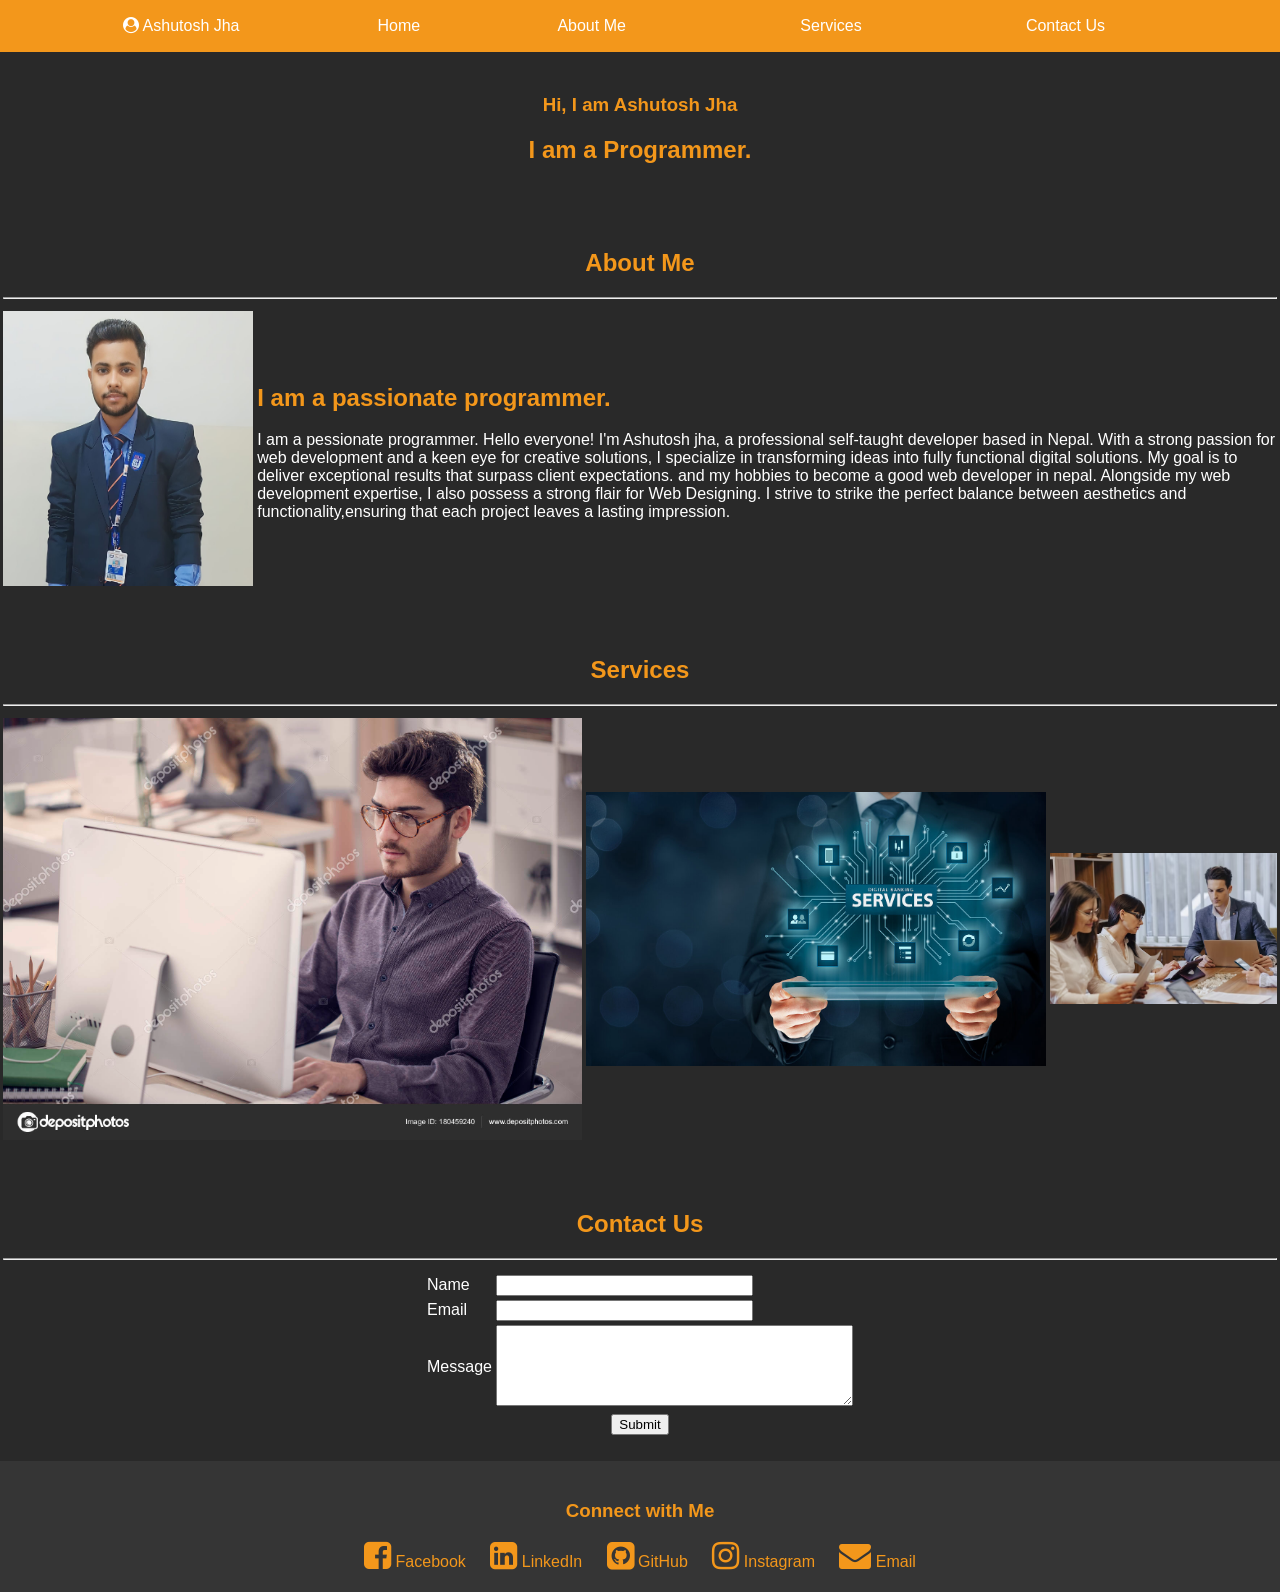
<file: projectlist/project-3/index.html>
<!DOCTYPE html>
<html lang="en">
<head>
    <meta charset="UTF-8">
    <meta name="viewport" content="width=device-width, initial-scale=1.0">
    <title>My Personal Info Website</title>
    <link rel="stylesheet" href="style.css">
    <link rel="stylesheet" href="https://cdnjs.cloudflare.com/ajax/libs/font-awesome/4.7.0/css/font-awesome.min.css">
</head>
<body>
    <table id="top" class="header" align="center">
        <tr>
            <td align="center">
                <i class="fa fa-user-circle"></i>
                <span>Ashutosh Jha</span>
            </td>
            <td><a href="#home">Home</a></td>
            <td><a href="#about-me">About Me</a></td>
            <td><a href="#services">Services</a></td>
            <td><a href="#contact-us">Contact Us</a></td>
        </tr>
    </table>

    <table id="home" class="section">
        <tr>
            <td align="center">
                <h3>Hi, I am Ashutosh Jha</h3>
                <h2>I am a Programmer.</h2>
            </td>
        </tr>
    </table>

    <table id="about-me" class="section">
        <tr>
            <td colspan="2" align="center">
                <h2>About Me</h2>
                <hr>
            </td>
        </tr>
        <tr>
            <td><img src="ashu.jpg" alt="Ashutosh Jha" width="100%"></td>
            <td>
                <h2>I am a passionate programmer.</h2>
                <p>I am a pessionate programmer.
                    Hello everyone! I'm Ashutosh jha, a professional self-taught developer based in Nepal. With a strong passion for web development and a keen eye for creative solutions, I specialize in transforming ideas into fully functional digital solutions. My goal is to deliver exceptional results that surpass client expectations. and my hobbies to become a good web developer in nepal. Alongside my web development expertise, I also possess a strong flair for Web Designing. I strive to strike the perfect balance between aesthetics and functionality,ensuring that each project leaves a lasting impression.</p>
            </td>
        </tr>
    </table>

    <table id="services" class="section">
        <tr>
            <td colspan="3" align="center">
                <h2>Services</h2>
                <hr>
            </td>
        </tr>
        <tr>
            <td><a href="services1.html"><img src="services3.png" alt="services1" width="100%"></a></td>
            <td><a href="services2.html"><img src="services2.png" alt="services2" width="100%"></a></td>
            <td><a href="services3.html"><img src="services1.png" alt="services3" width="100%"></a></td>
        </tr>
    </table>

    <table id="contact-us" class="section">
        <tr>
            <td colspan="1" align="center">
                <h2>Contact Us</h2>
                <hr>
            </td>
        </tr>
        <tr>
            <td class="form" align="center">
                <form>
                    <table align="center">
                        <tr>
                            <td>Name</td>
                            <td><input type="text" size="30"></td>
                        </tr>
                        <tr>
                            <td>Email</td>
                            <td><input type="text" size="30"></td>
                        </tr>
                        <tr>
                            <td>Message</td>
                            <td><textarea rows="5" cols="42"></textarea></td>
                        </tr>
                        <tr>
                            <td colspan="2" align="center">
                                <button type="submit">Submit</button>
                            </td>
                        </tr>
                    </table>
                </form>
            </td>
        </tr>
    </table>

    <div id="social-media" class="footer">
        <h3>Connect with Me</h3>
        <a href="#"><i class="fa fa-facebook-square"></i> Facebook</a>
        <a href="#"><i class="fa fa-linkedin-square"></i> LinkedIn</a>
        <a href="#"><i class="fa fa-github-square"></i> GitHub</a>
        <a href="#"><i class="fa fa-instagram"></i> Instagram</a>
        <a href="#"><i class="fa fa-envelope"></i> Email</a>
    </div>
</body>
</html>
</file>
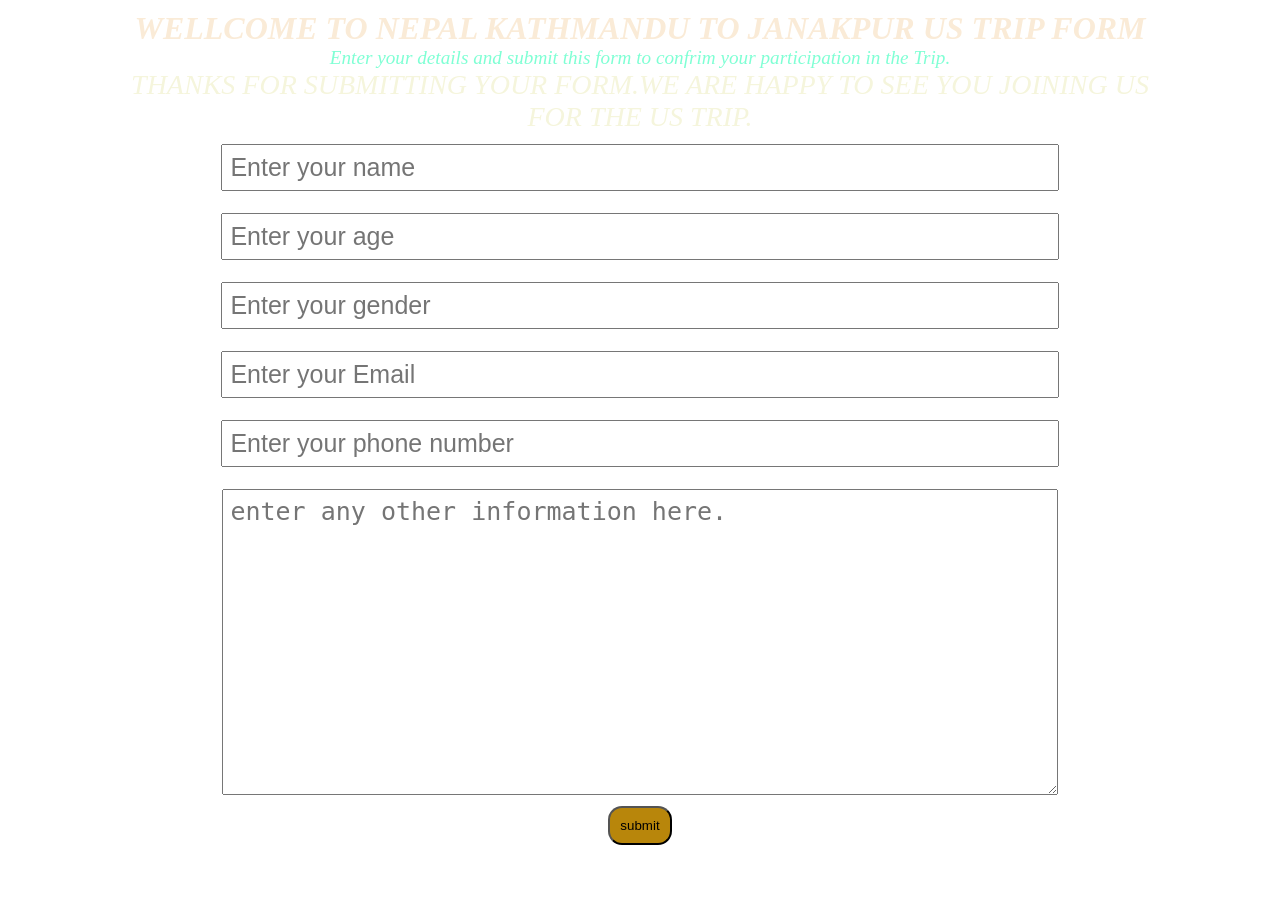
<file: projectlist/project-4/index.html>
<!DOCTYPE html>
<html lang="en">
<head>
    <meta charset="UTF-8">
    <meta name="viewport" content="width=device-width, initial-scale=1.0">
    <title>wellcom to travel form</title>
    <link rel="stylesheet" href="style.css">
</head>
<body>
    <div class="image">
    <div class="container">
       <h1>WELLCOME TO NEPAL KATHMANDU TO JANAKPUR US TRIP FORM</h1>
       <p>Enter your details and submit this form to confrim your participation in the Trip.</p>
       <P class="submitmsg">THANKS FOR SUBMITTING YOUR FORM.WE ARE HAPPY TO SEE YOU JOINING US FOR THE US TRIP.</P>
        <form action="index.php" method="post">
            <input type="text" name="name" id="name"placeholder="Enter your name">
            <input type="text" name="age" id="age"placeholder="Enter your age">
            <input type="text" name="gender" id="gender"placeholder="Enter your gender">
            <input type="Email" name="Email" id="Email"placeholder="Enter your Email">
            <input type="phone" name="phone" id="phone"placeholder="Enter your phone number">
            <textarea name="desc" id="desc" cols="30" rows="10"placeholder="enter any other information here."></textarea>
            <button class="btn">submit</button>
        </form>
    </div>
</div>
</body>
</html>
</file>
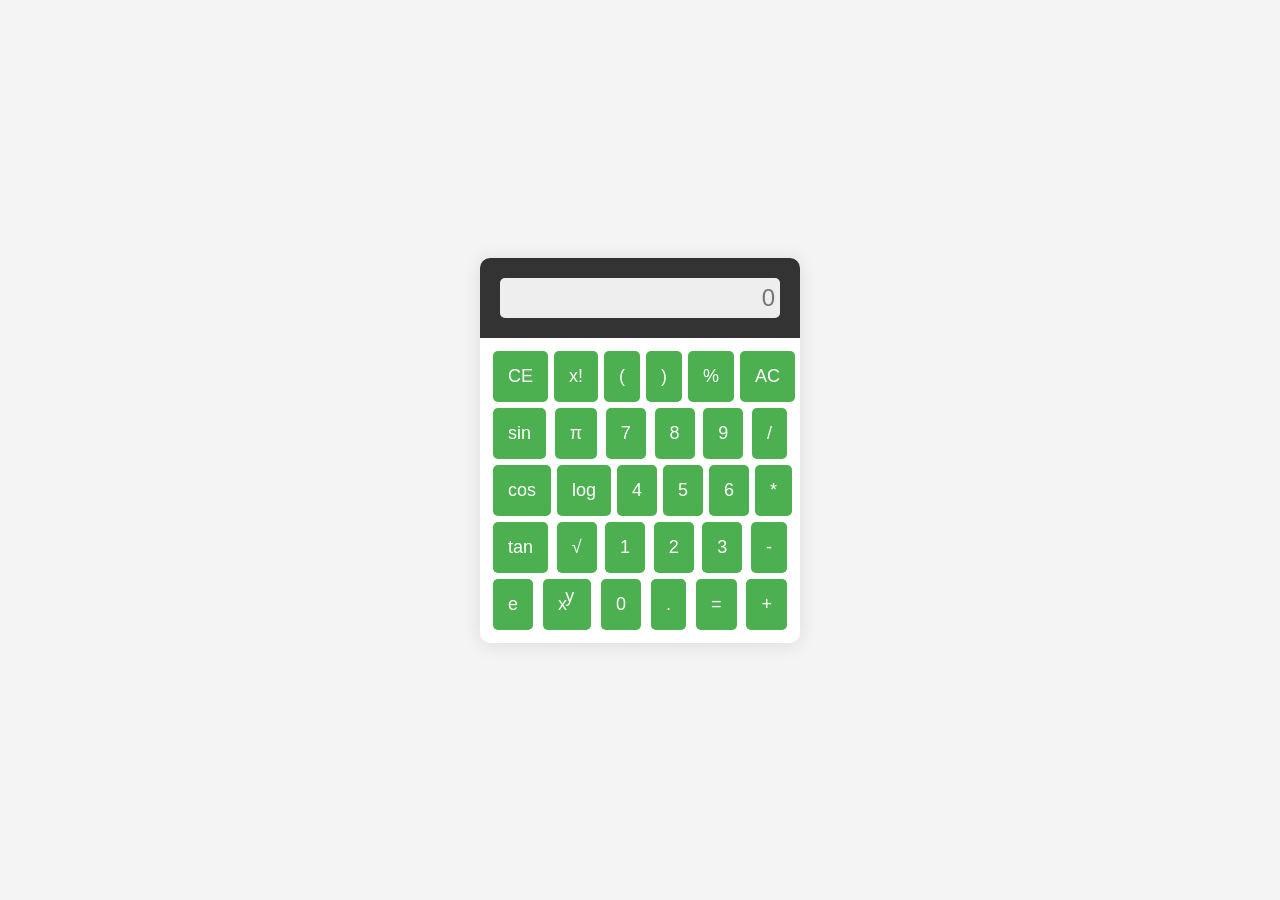
<file: projectlist/project-5/index.html>
<!DOCTYPE html>
<html lang="en">
<head>
    <meta charset="UTF-8">
    <meta name="viewport" content="width=device-width, initial-scale=1.0">
    <title>Scientific Calculator</title>
    <link rel="stylesheet" href="style.css">
</head>
<body>
  <div class="container">
    <div class="display">
        <input id="screen" type="text" placeholder="0">
    </div>
    <div class="btns">
        <div class="row">
            <button class="btn">CE</button>
            <button class="btn">x!</button>
            <button class="btn">(</button>
            <button class="btn">)</button>
            <button class="btn">%</button>
            <button class="btn">AC</button>
        </div>
        <div class="row">
            <button class="btn">sin</button>
            <button class="btn">π</button>
            <button class="btn">7</button>
            <button class="btn">8</button>
            <button class="btn">9</button>
            <button class="btn">/</button>
        </div>
        <div class="row">
            <button class="btn">cos</button>
            <button class="btn">log</button>
            <button class="btn">4</button>
            <button class="btn">5</button>
            <button class="btn">6</button>
            <button class="btn">*</button>
        </div>
        <div class="row">
            <button class="btn">tan</button>
            <button class="btn">√</button>
            <button class="btn">1</button>
            <button class="btn">2</button>
            <button class="btn">3</button>
            <button class="btn">-</button>
        </div>
        <div class="row">
            <button class="btn">e</button>
            <button class="btn">x<span style="position: relative; bottom: .4em; right: .1em;">y</span></button>
            <button class="btn">0</button>
            <button class="btn">.</button>
            <button class="btn">=</button>
            <button class="btn">+</button>
        </div>
    </div>
  </div>
  <script src="script.js"></script>
</body>
</html>
</file>
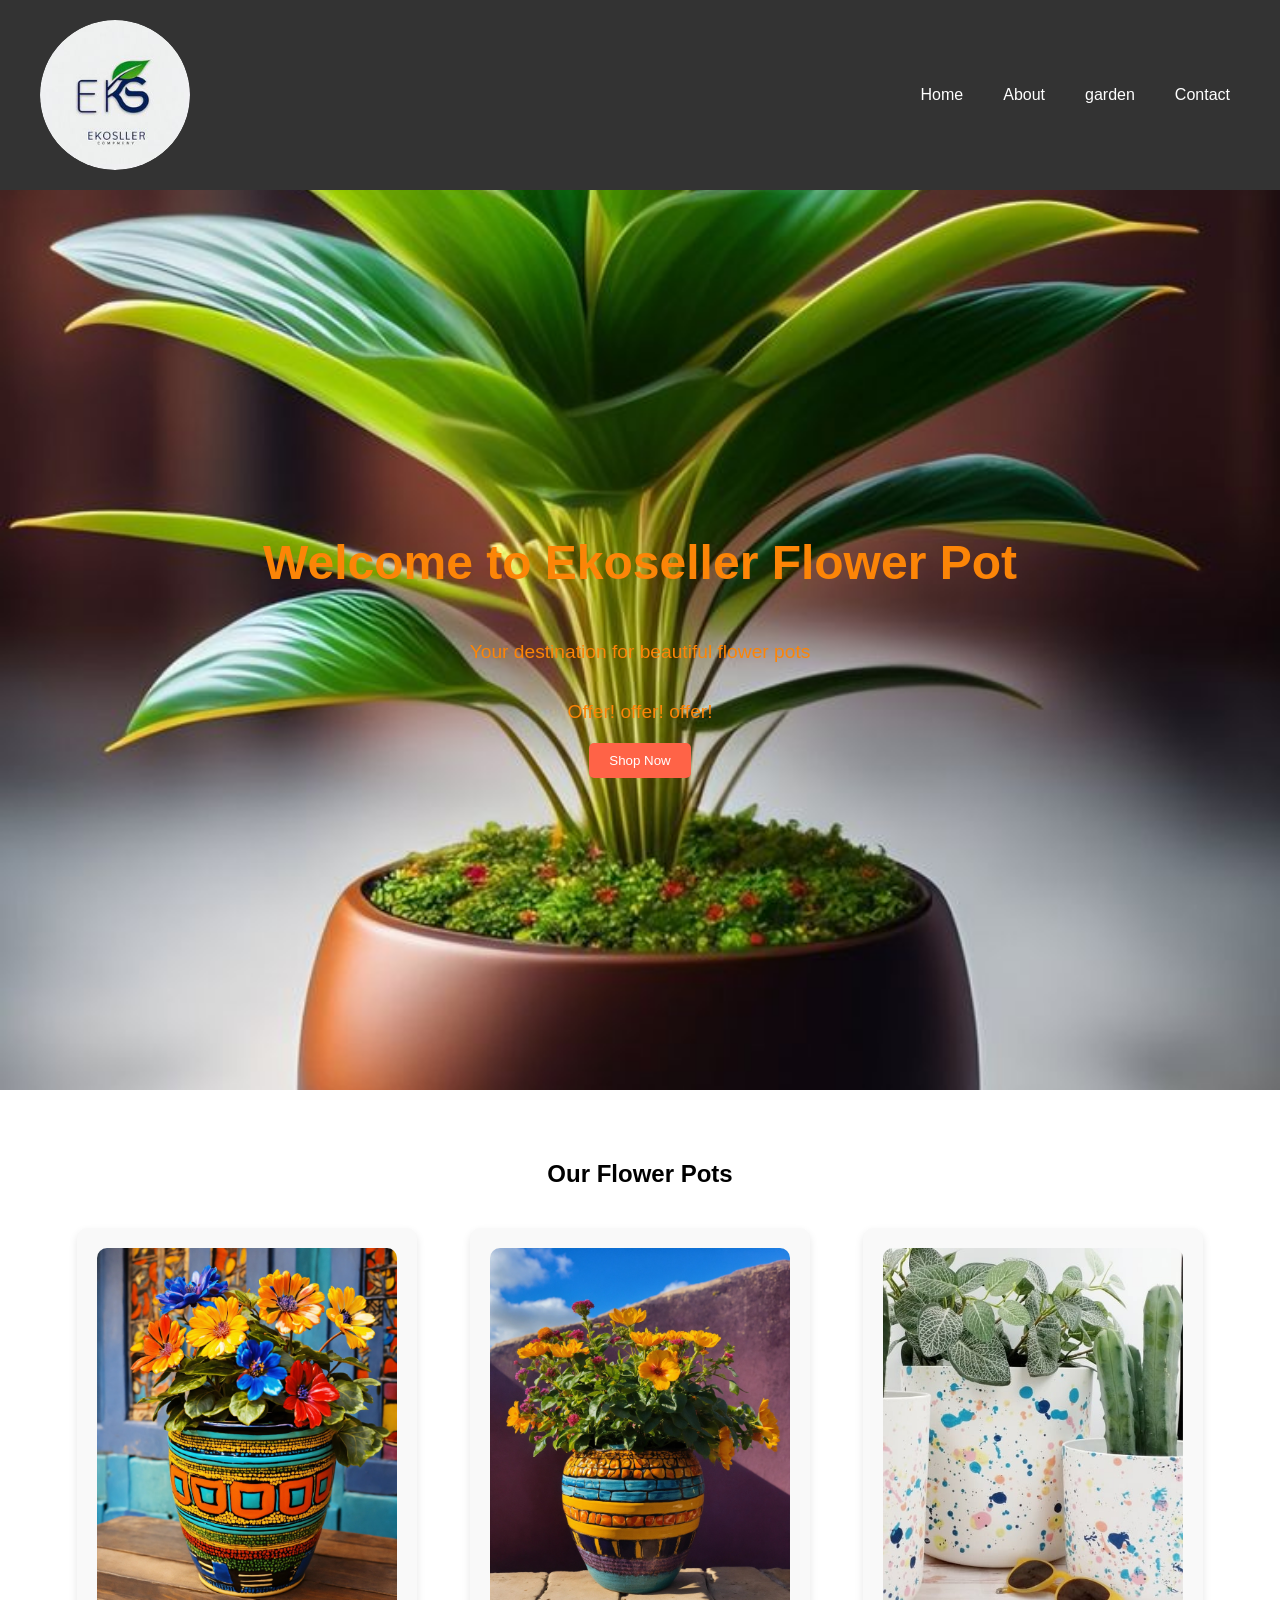
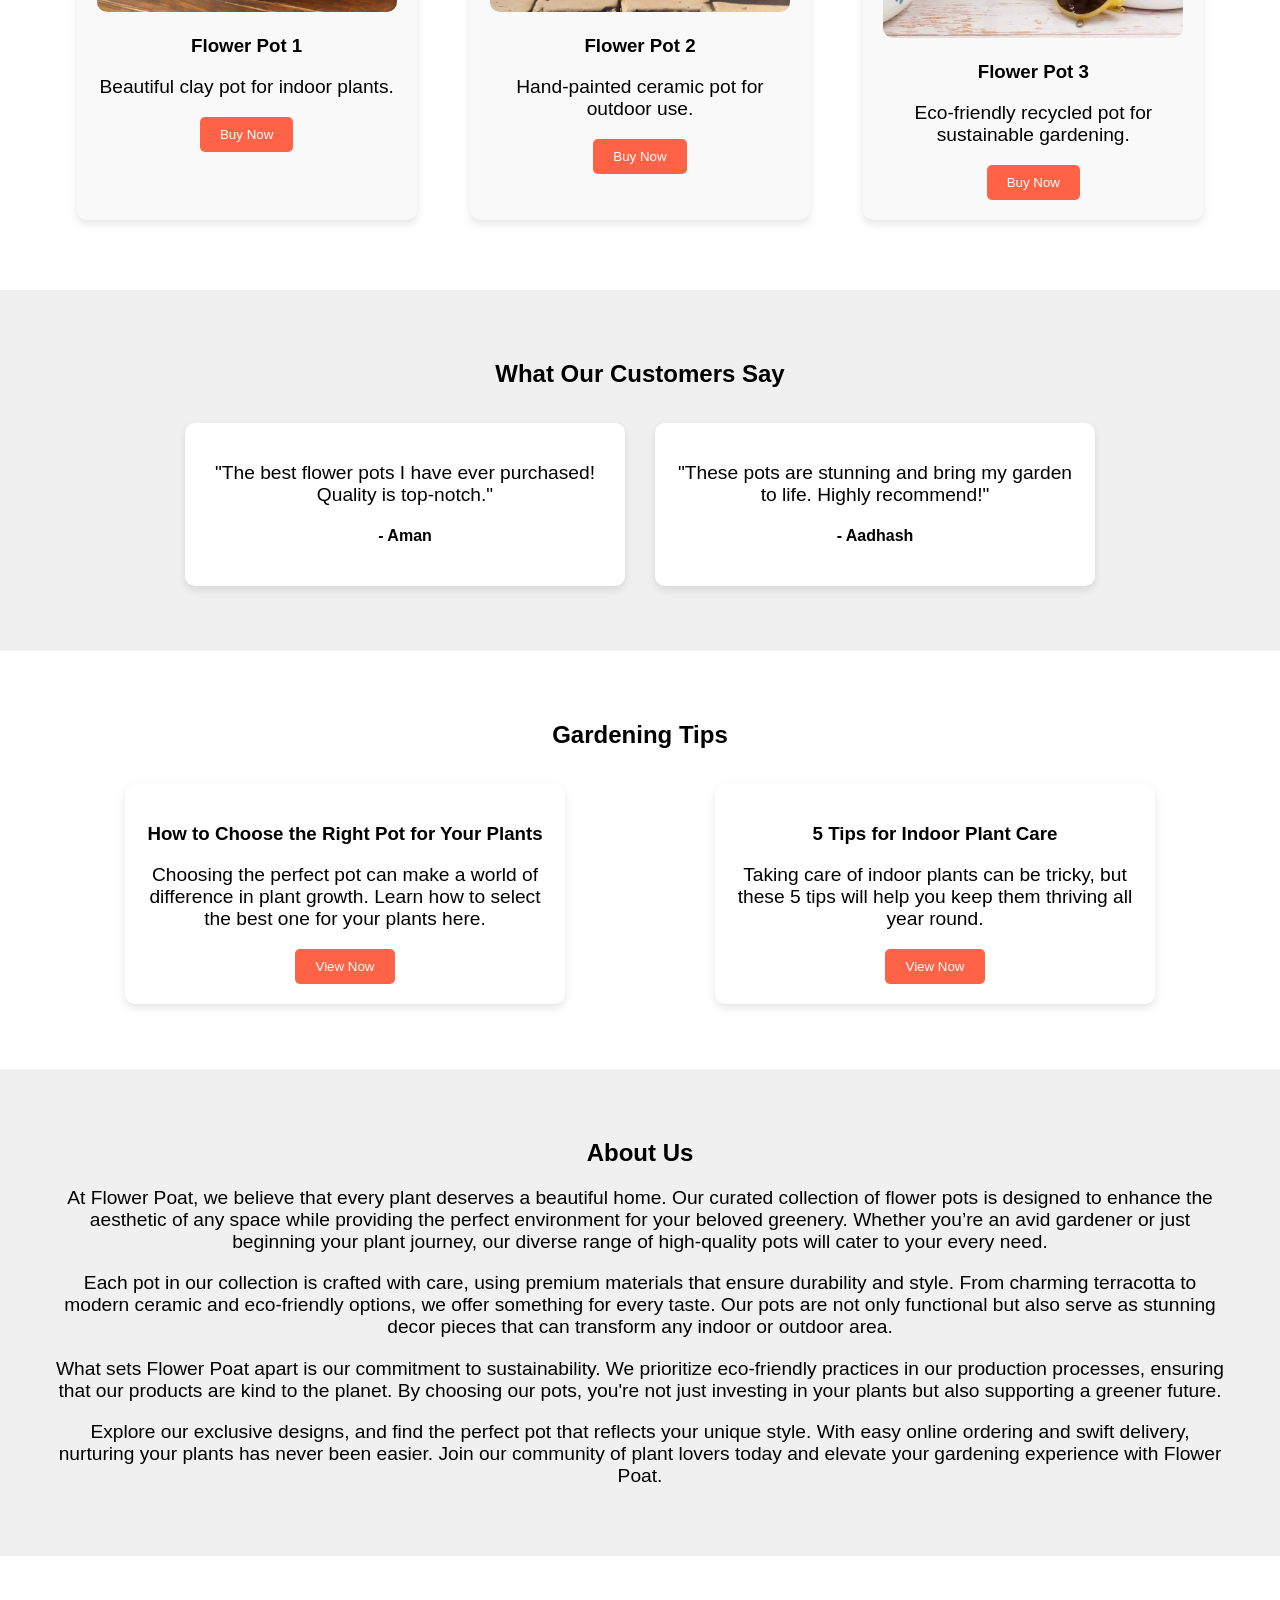
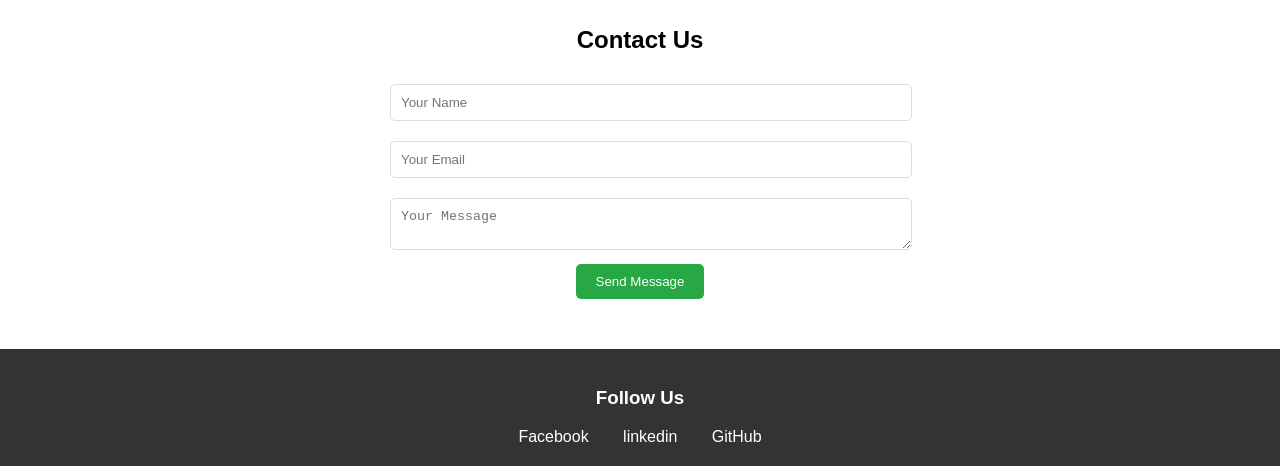
<file: projectlist/project-6/index.html>
<!DOCTYPE html>
<html lang="en">
<head>
    <meta charset="UTF-8">
    <meta name="viewport" content="width=device-width, initial-scale=1.0">
    <title>Flower Pot</title>
    <link rel="stylesheet" href="style.css">
</head>
<body>
    <header class="main-header">
        <div class="container">
            <a href="index.html" class="log">
                <img src="logo .jpg" alt="Flower Poat Logo" />
            </a>
            <nav>
                <ul class="nav-links">
                    <li><a href="index.html">Home</a></li>
                    <li><a href="#about">About</a></li>
                    <li><a href="#blog">garden</a></li>
                    <li><a href="#contact">Contact</a></li>
                </ul>
            </nav>
        </div>
    </header>

    <!-- Header Section -->
    <header class="hero-header">
        <h1>Welcome to Ekoseller Flower Pot</h1>
        <p>Your destination for beautiful flower pots</p>
        <p>Offer! offer! offer!</p>
        <a href="potcard/index.html"><button>Shop Now</button></a>
    </header>
    

    <!-- Product Cards Section -->
    <section id="products">
        <h2>Our Flower Pots</h2>
        <div class="product-container">
            <!-- Product 1 -->
            <div class="product-card">
                <img src="pot1.jpg" alt="Flower Pot 1">
                <h3>Flower Pot 1</h3>
                <p>Beautiful clay pot for indoor plants.</p>
                <button>Buy Now</button>
            </div>
            <!-- Product 2 -->
            <div class="product-card">
                <img src="pot2jpg.jpg" alt="Flower Pot 2">
                <h3>Flower Pot 2</h3>
                <p>Hand-painted ceramic pot for outdoor use.</p>
                <button>Buy Now</button>
            </div>
            <!-- Add more products -->
            <div class="product-card">
                <img src="Amalue-Leith.jpg" alt="Flower Pot 3">
                <h3>Flower Pot 3</h3>
                <p>Eco-friendly recycled pot for sustainable gardening.</p>
                <button>Buy Now</button>
            </div>
        </div>
    </section>

    <!-- Testimonials Section -->
    <section id="testimonials">
        <h2>What Our Customers Say</h2>
        <div class="testimonial-container">
            <div class="testimonial">
                <p>"The best flower pots I have ever purchased! Quality is top-notch."</p>
                <h4>- Aman</h4>
            </div>
            <div class="testimonial">
                <p>"These pots are stunning and bring my garden to life. Highly recommend!"</p>
                <h4>- Aadhash</h4>
            </div>
        </div>
    </section>

    <!-- Blog Section -->
    <section id="blog">
        <h2>Gardening Tips</h2>
        <div class="blog-container">
            <article class="blog-post">
                <h3>How to Choose the Right Pot for Your Plants</h3>
                <p>Choosing the perfect pot can make a world of difference in plant growth. Learn how to select the best one for your plants here.</p>
                <a href="Choosing the Right Po/index.html"><button>View Now</button></a>
            </article>
            <article class="blog-post">
                <h3>5 Tips for Indoor Plant Care</h3>
                <p>Taking care of indoor plants can be tricky, but these 5 tips will help you keep them thriving all year round.</p>
                <a href="Indoorplant/index.html"><button>View Now</button></a>
            </article>
        </div>
    </section>

    <!-- About Us Section -->
    <section id="about">
        <h2>About Us</h2>
        <p>At Flower Poat, we believe that every plant deserves a beautiful home. Our curated collection of flower pots is designed to enhance the aesthetic of any space while providing the perfect environment for your beloved greenery. Whether you’re an avid gardener or just beginning your plant journey, our diverse range of high-quality pots will cater to your every need.</p>
        <p>Each pot in our collection is crafted with care, using premium materials that ensure durability and style. From charming terracotta to modern ceramic and eco-friendly options, we offer something for every taste. Our pots are not only functional but also serve as stunning decor pieces that can transform any indoor or outdoor area.</p>
        <p>What sets Flower Poat apart is our commitment to sustainability. We prioritize eco-friendly practices in our production processes, ensuring that our products are kind to the planet. By choosing our pots, you're not just investing in your plants but also supporting a greener future.</p>
        <p>Explore our exclusive designs, and find the perfect pot that reflects your unique style. With easy online ordering and swift delivery, nurturing your plants has never been easier. Join our community of plant lovers today and elevate your gardening experience with Flower Poat.</p>
    </section>

    <!-- Contact Section -->
    <section id="contact">
        <h2>Contact Us</h2>
        <form>
            <input type="text" placeholder="Your Name" required>
            <input type="email" placeholder="Your Email" required>
            <textarea placeholder="Your Message" required></textarea>
            <button type="submit">Send Message</button>
        </form>
    </section>

    <!-- Footer with Social Media Links -->
    <footer>
        <h3>Follow Us</h3>
        <div class="social-links">
            <a href="https://www.facebook.com/profile.php?id=61564010057315" target="_blank">Facebook</a>
            <a href="https://www.linkedin.com/in/ashutosh-jha-5311a7296/" target="_blank">linkedin</a>
            <a href="https://github.com/JhaAshutosh1085" target="_blank">GitHub</a>
        </div>
    </footer>

    <script src="script.js"></script>
</body>
</html>
</file>
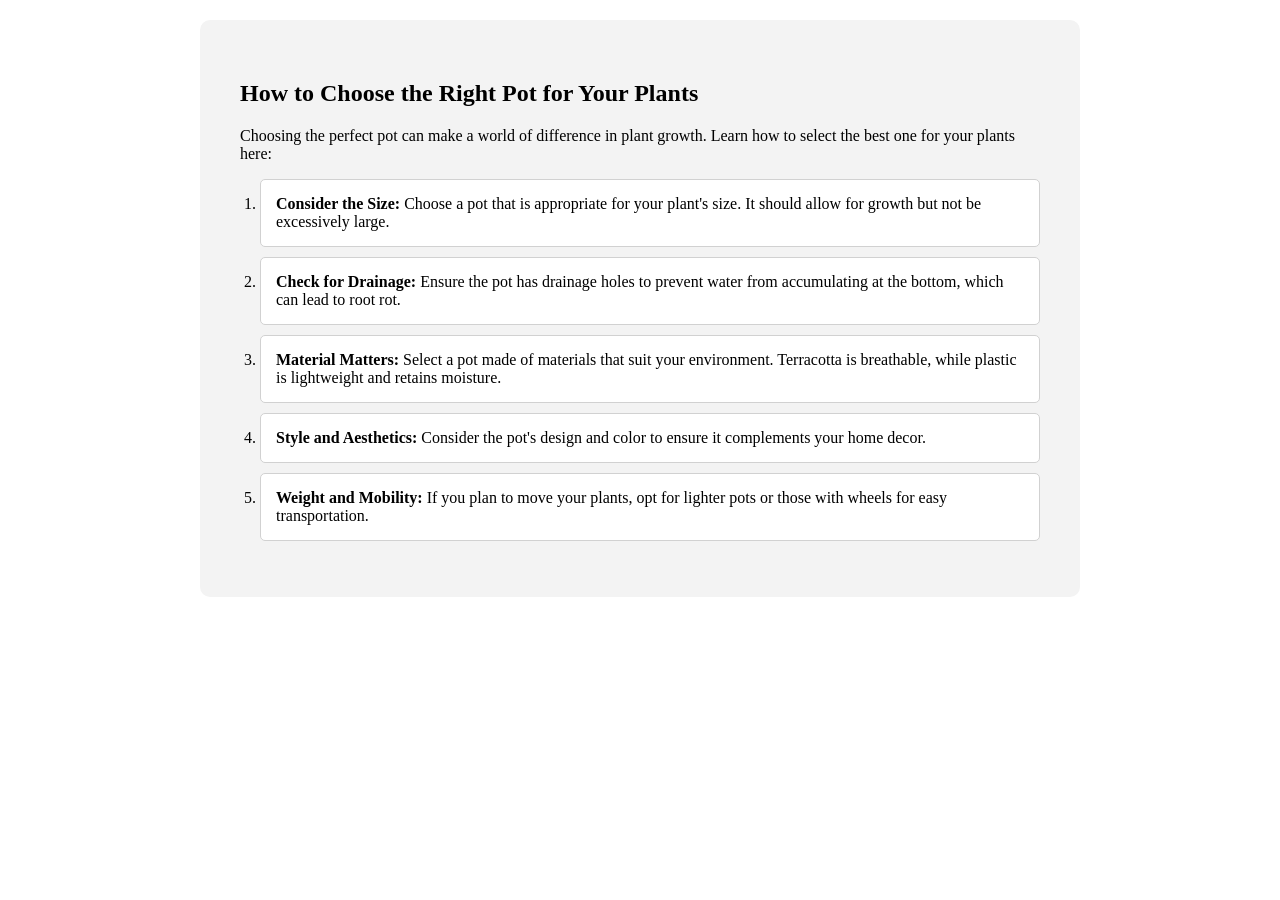
<file: projectlist/project-6/Choosing the Right Po/index.html>
<!DOCTYPE html>
<html lang="en">
<head>
    <meta charset="UTF-8">
    <meta name="viewport" content="width=device-width, initial-scale=1.0">
    <title>Choosing the Right pot</title>
    <link rel="stylesheet" href="styles.css">
</head>
<body>
    <section id="choosing-pot">
        <h2>How to Choose the Right Pot for Your Plants</h2>
        <p>Choosing the perfect pot can make a world of difference in plant growth. Learn how to select the best one for your plants here:</p>
        <ol class="pot-selection-tips">
            <li><strong>Consider the Size:</strong> Choose a pot that is appropriate for your plant's size. It should allow for growth but not be excessively large.</li>
            <li><strong>Check for Drainage:</strong> Ensure the pot has drainage holes to prevent water from accumulating at the bottom, which can lead to root rot.</li>
            <li><strong>Material Matters:</strong> Select a pot made of materials that suit your environment. Terracotta is breathable, while plastic is lightweight and retains moisture.</li>
            <li><strong>Style and Aesthetics:</strong> Consider the pot's design and color to ensure it complements your home decor.</li>
            <li><strong>Weight and Mobility:</strong> If you plan to move your plants, opt for lighter pots or those with wheels for easy transportation.</li>
        </ol>
    </section>
    
</body>
</html>
</file>
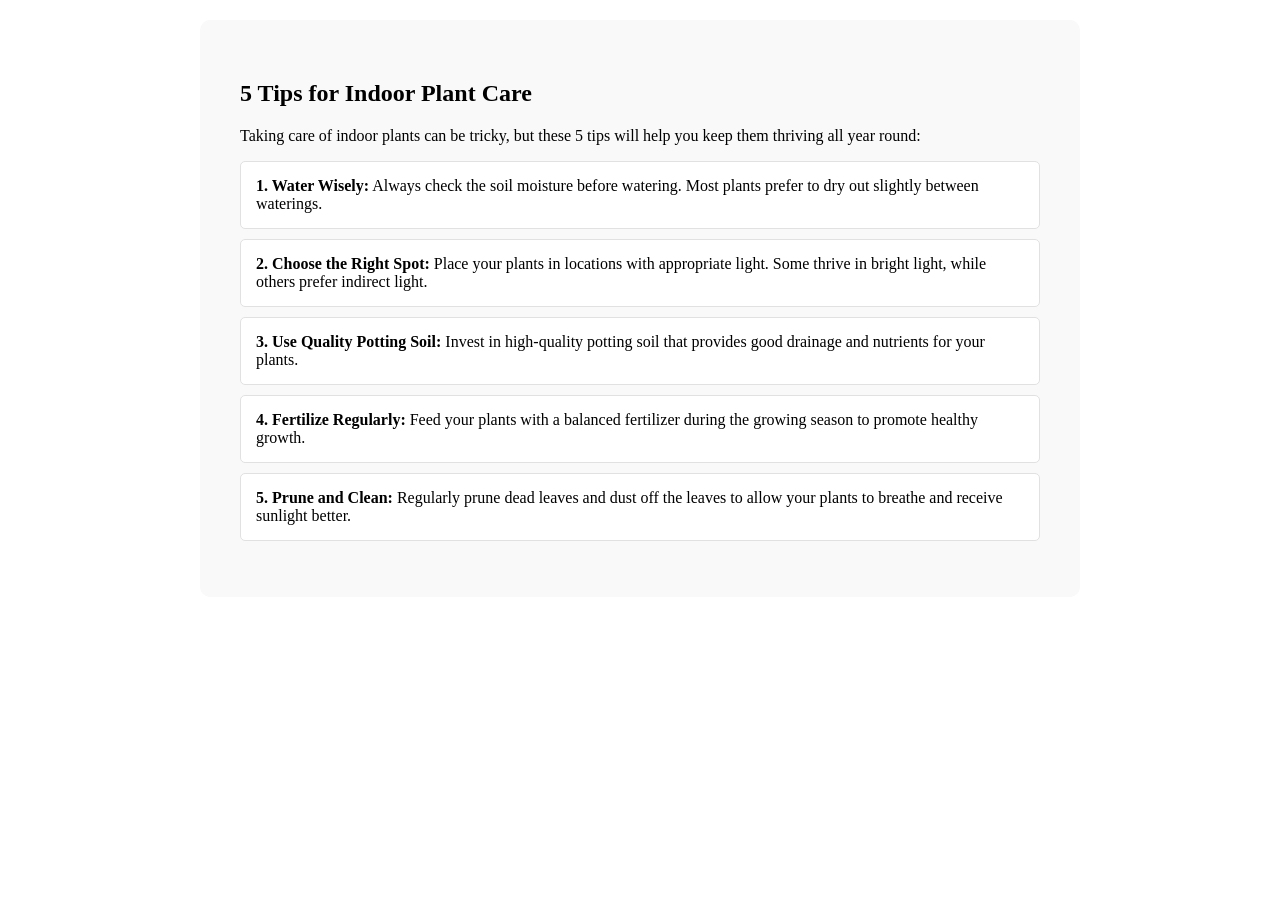
<file: projectlist/project-6/Indoorplant/index.html>
<!DOCTYPE html>
<html lang="en">
<head>
    <meta charset="UTF-8">
    <meta name="viewport" content="width=device-width, initial-scale=1.0">
    <title>Indoor Plant Care List</title>
    <link rel="stylesheet" href="styles.css">
</head>
<body>
    <section id="gardening-tips">
        <h2>5 Tips for Indoor Plant Care</h2>
        <p>Taking care of indoor plants can be tricky, but these 5 tips will help you keep them thriving all year round:</p>
        <ul class="tips-list">
            <li><strong>1. Water Wisely:</strong> Always check the soil moisture before watering. Most plants prefer to dry out slightly between waterings.</li>
            <li><strong>2. Choose the Right Spot:</strong> Place your plants in locations with appropriate light. Some thrive in bright light, while others prefer indirect light.</li>
            <li><strong>3. Use Quality Potting Soil:</strong> Invest in high-quality potting soil that provides good drainage and nutrients for your plants.</li>
            <li><strong>4. Fertilize Regularly:</strong> Feed your plants with a balanced fertilizer during the growing season to promote healthy growth.</li>
            <li><strong>5. Prune and Clean:</strong> Regularly prune dead leaves and dust off the leaves to allow your plants to breathe and receive sunlight better.</li>
        </ul>
    </section>
    
</body>
</html>
</file>
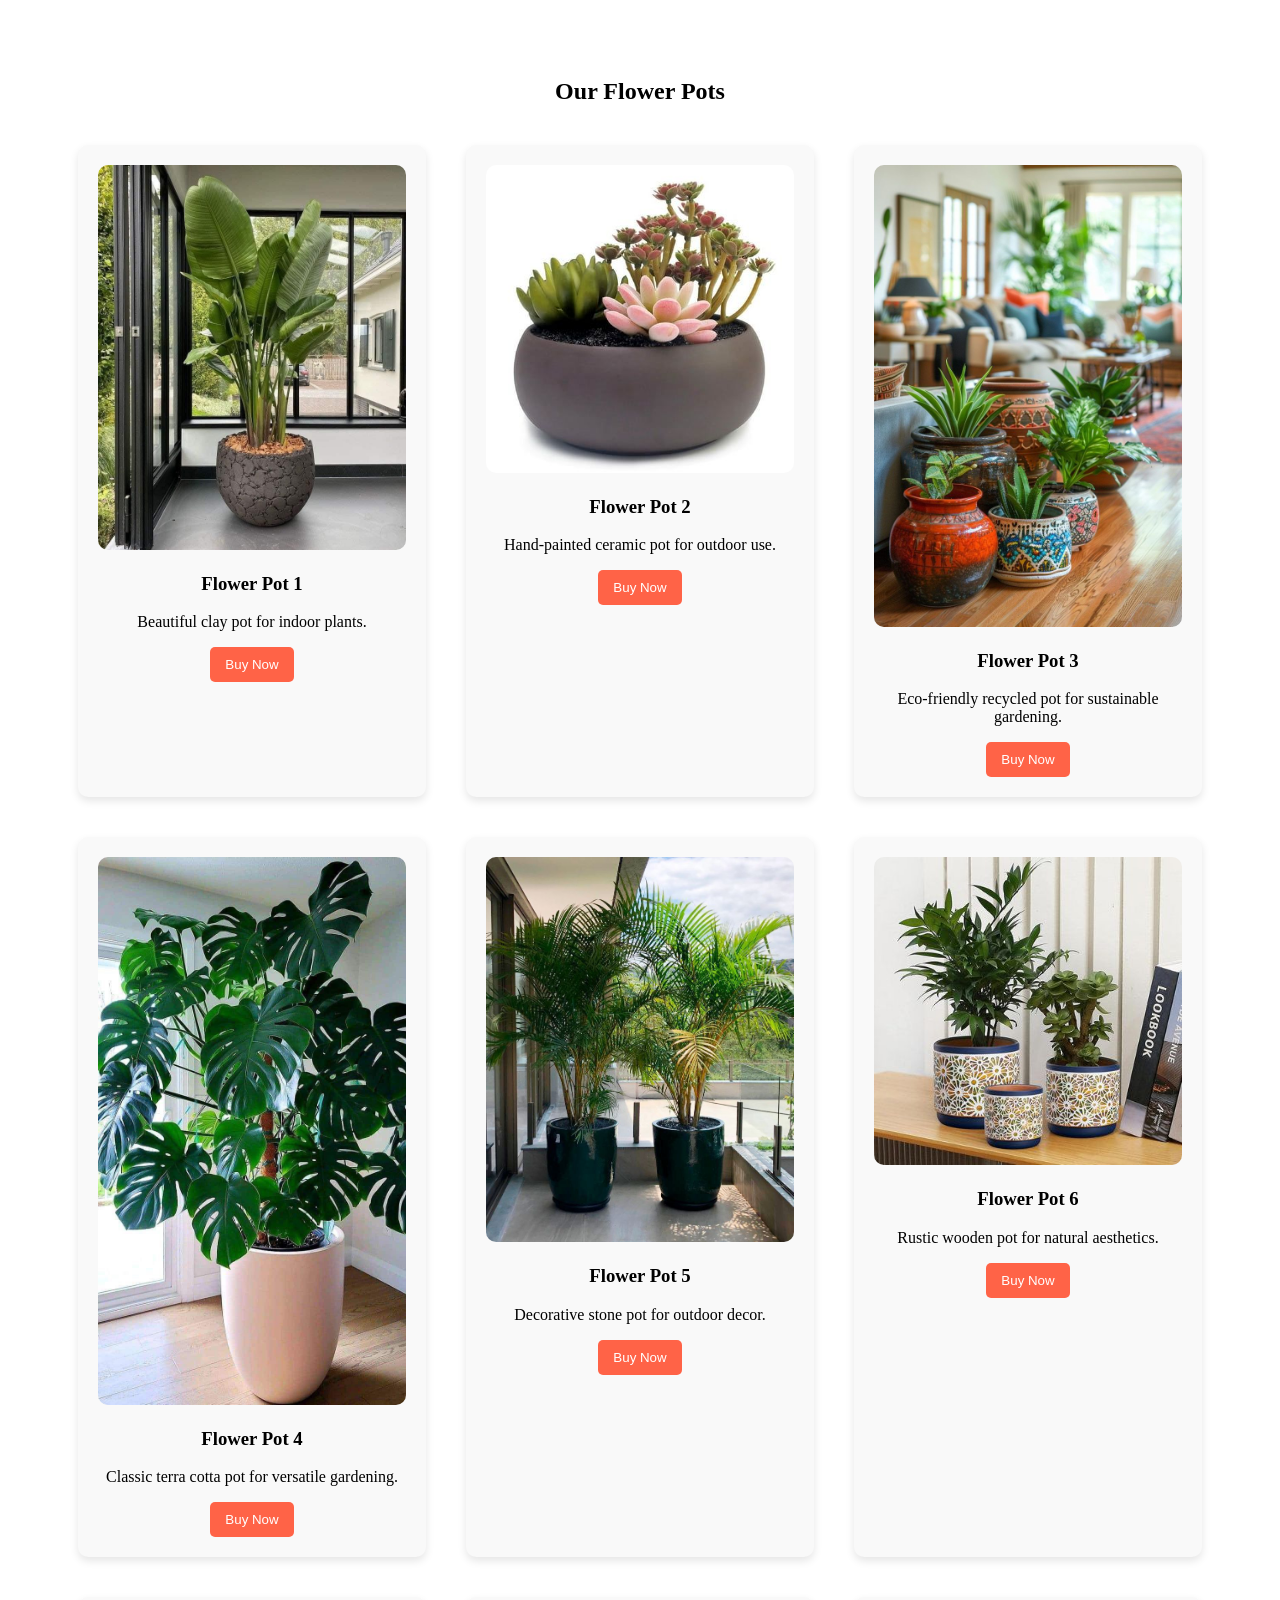
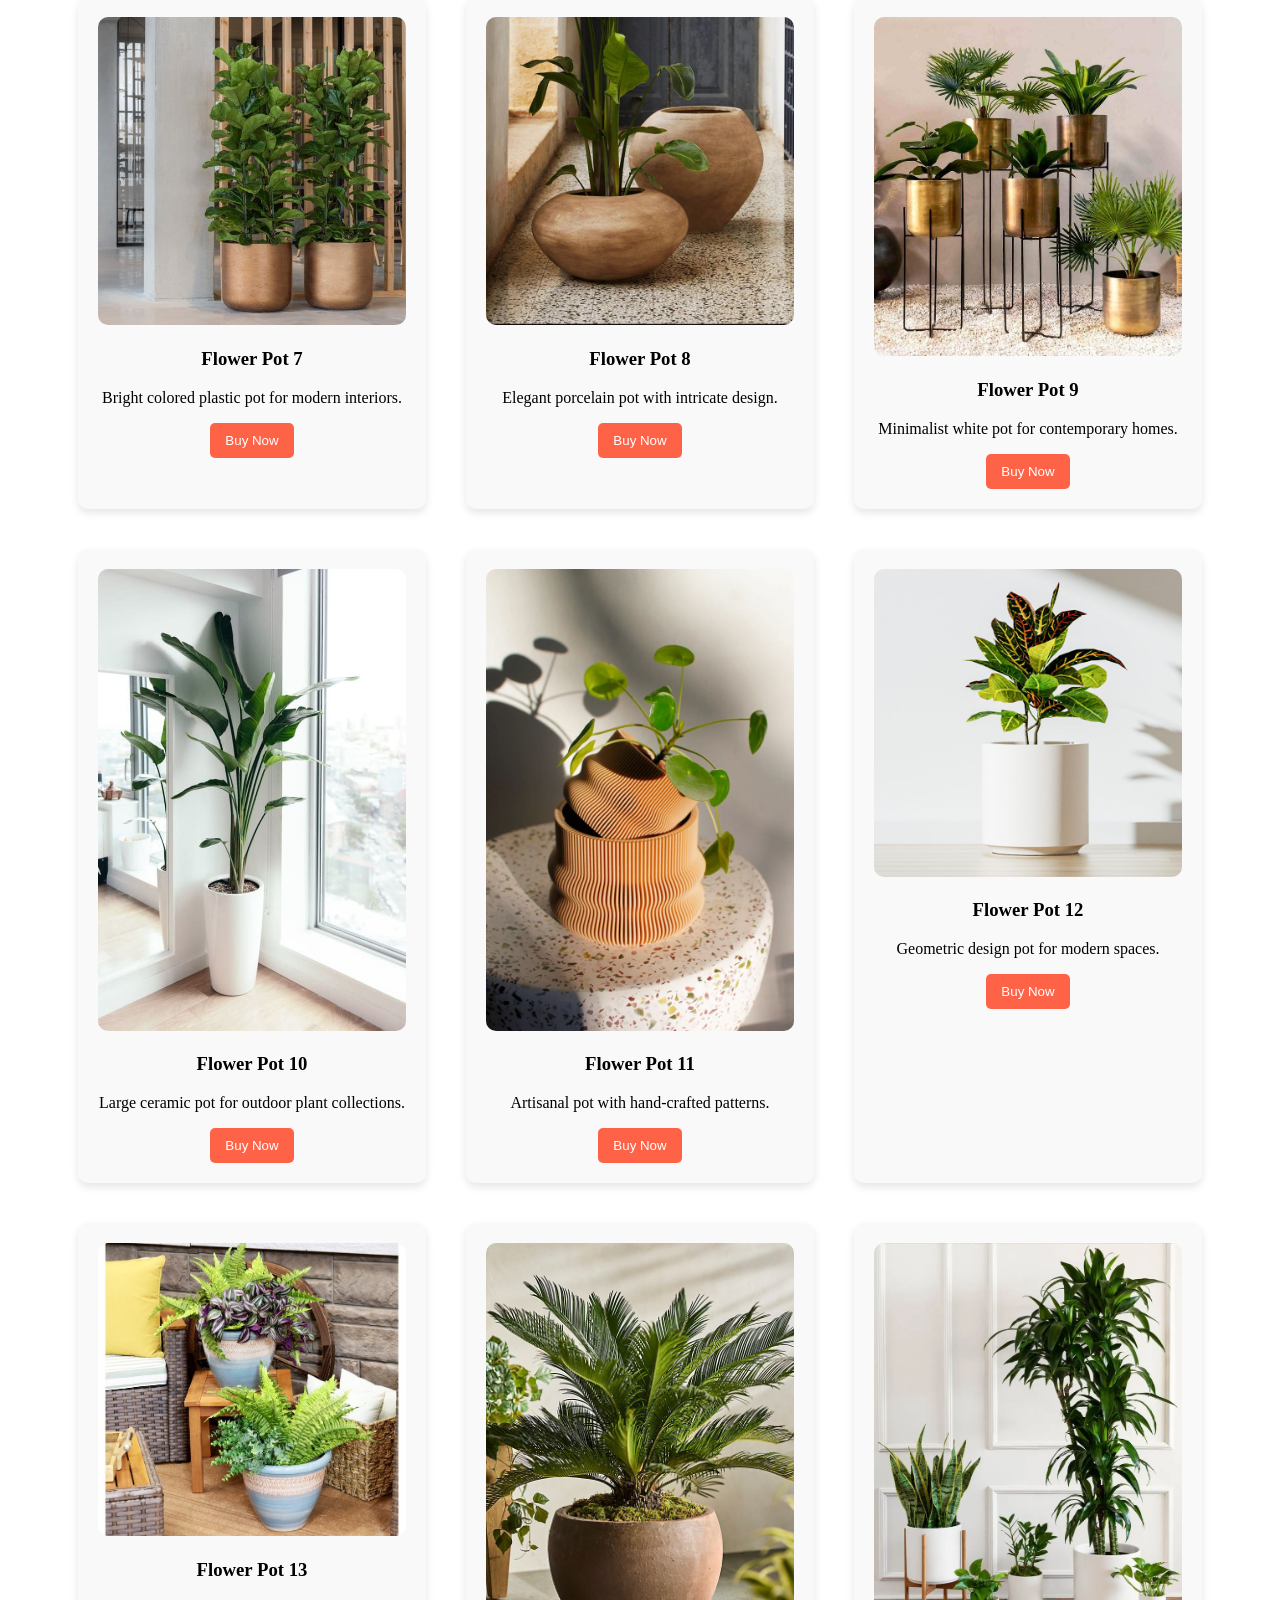
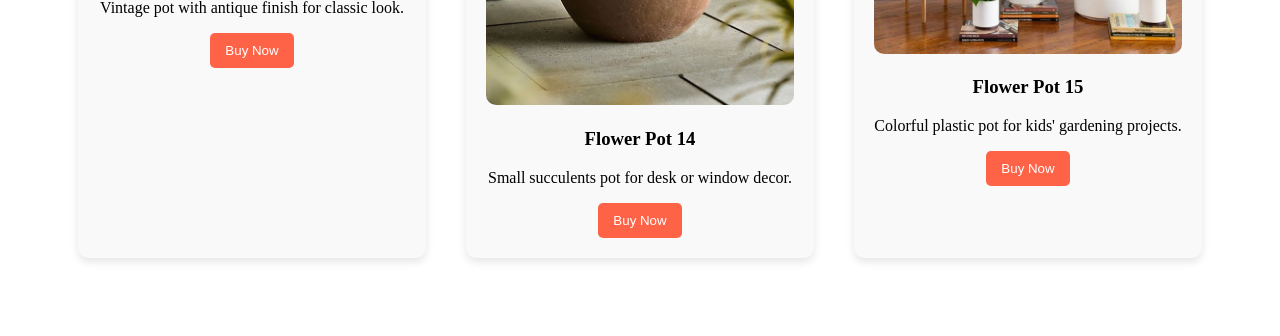
<file: projectlist/project-6/potcard/index.html>
<!DOCTYPE html>
<html lang="en">
<head>
    <meta charset="UTF-8">
    <meta name="viewport" content="width=device-width, initial-scale=1.0">
    <title>product-card</title>
    <link rel="stylesheet" href="styles.css">
</head>
<body>
    <section id="products">
        <h2>Our Flower Pots</h2>
        <div class="product-container">
            <!-- Card 1 -->
            <div class="product-card">
                <img src="4ef86355-cb06-41eb-8a80-92e7a9d1fe53.jpeg" alt="Flower Pot 1">
                <h3>Flower Pot 1</h3>
                <p>Beautiful clay pot for indoor plants.</p>
                <button>Buy Now</button>
            </div>
            <!-- Card 2 -->
            <div class="product-card">
                <img src="6_7_ Round Ceramic Planter_Pot with Matte Finish (Brown), Size_6.7_ diameter" alt="Flower Pot 2">
                <h3>Flower Pot 2</h3>
                <p>Hand-painted ceramic pot for outdoor use.</p>
                <button>Buy Now</button>
            </div>
            <!-- Card 3 -->
            <div class="product-card">
                <img src="29 Indoor Gardening Ideas to Transform Your Home into a Green Oasis.jpeg" alt="Flower Pot 3">
                <h3>Flower Pot 3</h3>
                <p>Eco-friendly recycled pot for sustainable gardening.</p>
                <button>Buy Now</button>
            </div>
            <!-- Card 4 -->
            <div class="product-card">
                <img src="5679b1e5-7540-4b09-a5d5-631a5b35a875.jpeg" alt="Flower Pot 4">
                <h3>Flower Pot 4</h3>
                <p>Classic terra cotta pot for versatile gardening.</p>
                <button>Buy Now</button>
            </div>
            <!-- Card 5 -->
            <div class="product-card">
                <img src="Big pots for plants ideas indoor _ large pots for plants _ Garden pots and planters ideas _ ideas.jpeg" alt="Flower Pot 5">
                <h3>Flower Pot 5</h3>
                <p>Decorative stone pot for outdoor decor.</p>
                <button>Buy Now</button>
            </div>
            <!-- Card 6 -->
            <div class="product-card">
                <img src="Bungalow Rose Brandelynn Plant Tie blue_yellowCeramic in Orange _ 2_ H X 1_98_ W X 2_ D _ Wayfair.jpeg" alt="Flower Pot 6">
                <h3>Flower Pot 6</h3>
                <p>Rustic wooden pot for natural aesthetics.</p>
                <button>Buy Now</button>
            </div>
            <!-- Card 7 -->
            <div class="product-card">
                <img src="Charlie XXL pot, Ø40 - White washed.jpeg" alt="Flower Pot 7">
                <h3>Flower Pot 7</h3>
                <p>Bright colored plastic pot for modern interiors.</p>
                <button>Buy Now</button>
            </div>
            <!-- Card 8 -->
            <div class="product-card">
                <img src="Ferm Living Dodu Pot - Brown _ Low.jpeg" alt="Flower Pot 8">
                <h3>Flower Pot 8</h3>
                <p>Elegant porcelain pot with intricate design.</p>
                <button>Buy Now</button>
            </div>
            <!-- Card 9 -->
            <div class="product-card">
                <img src="Floor Planters - Black & Antique Brass Iron Celeste _ Large Planter by Logam - Pepperfry.jpeg" alt="Flower Pot 9">
                <h3>Flower Pot 9</h3>
                <p>Minimalist white pot for contemporary homes.</p>
                <button>Buy Now</button>
            </div>
            <!-- Card 10 -->
            <div class="product-card">
                <img src="Large 185cm Potted Faux Bird Of Paradise Plant.jpeg" alt="Flower Pot 10">
                <h3>Flower Pot 10</h3>
                <p>Large ceramic pot for outdoor plant collections.</p>
                <button>Buy Now</button>
            </div>
            <!-- Card 11 -->
            <div class="product-card">
                <img src="Large Planter HOMER Großer Blumentopf Indoor Pflanztopf Übertopf Plant Pot Printed in Wood - Etsy.jpeg" alt="Flower Pot 11">
                <h3>Flower Pot 11</h3>
                <p>Artisanal pot with hand-crafted patterns.</p>
                <button>Buy Now</button>
            </div>
            <!-- Card 12 -->
            <div class="product-card">
                <img src="Lucieblessdesign 13_2 Inch Large Outdoor Planter, Large Planters for Outdoor Indoor Plants with Drainage Hole Plastic Plant Pots for Home Garden (White, 1 Pack).jpeg" alt="Flower Pot 12">
                <h3>Flower Pot 12</h3>
                <p>Geometric design pot for modern spaces.</p>
                <button>Buy Now</button>
            </div>
            <!-- Card 13 -->
            <div class="product-card">
                <img src="Set of 2 Outdoor Purlieu Ceramic Planters - 12_.jpeg" alt="Flower Pot 13">
                <h3>Flower Pot 13</h3>
                <p>Vintage pot with antique finish for classic look.</p>
                <button>Buy Now</button>
            </div>
            <!-- Card 14 -->
            <div class="product-card">
                <img src="Terracotta Globe Planter.jpeg" alt="Flower Pot 14">
                <h3>Flower Pot 14</h3>
                <p>Small succulents pot for desk or window decor.</p>
                <button>Buy Now</button>
            </div>
            <!-- Card 15 -->
            <div class="product-card">
                <img src="XL Easy Care Plant Bundle.jpeg" alt="Flower Pot 15">
                <h3>Flower Pot 15</h3>
                <p>Colorful plastic pot for kids' gardening projects.</p>
                <button>Buy Now</button>
            </div>
        </div>
    </section>
    
</body>
</html>
</file>
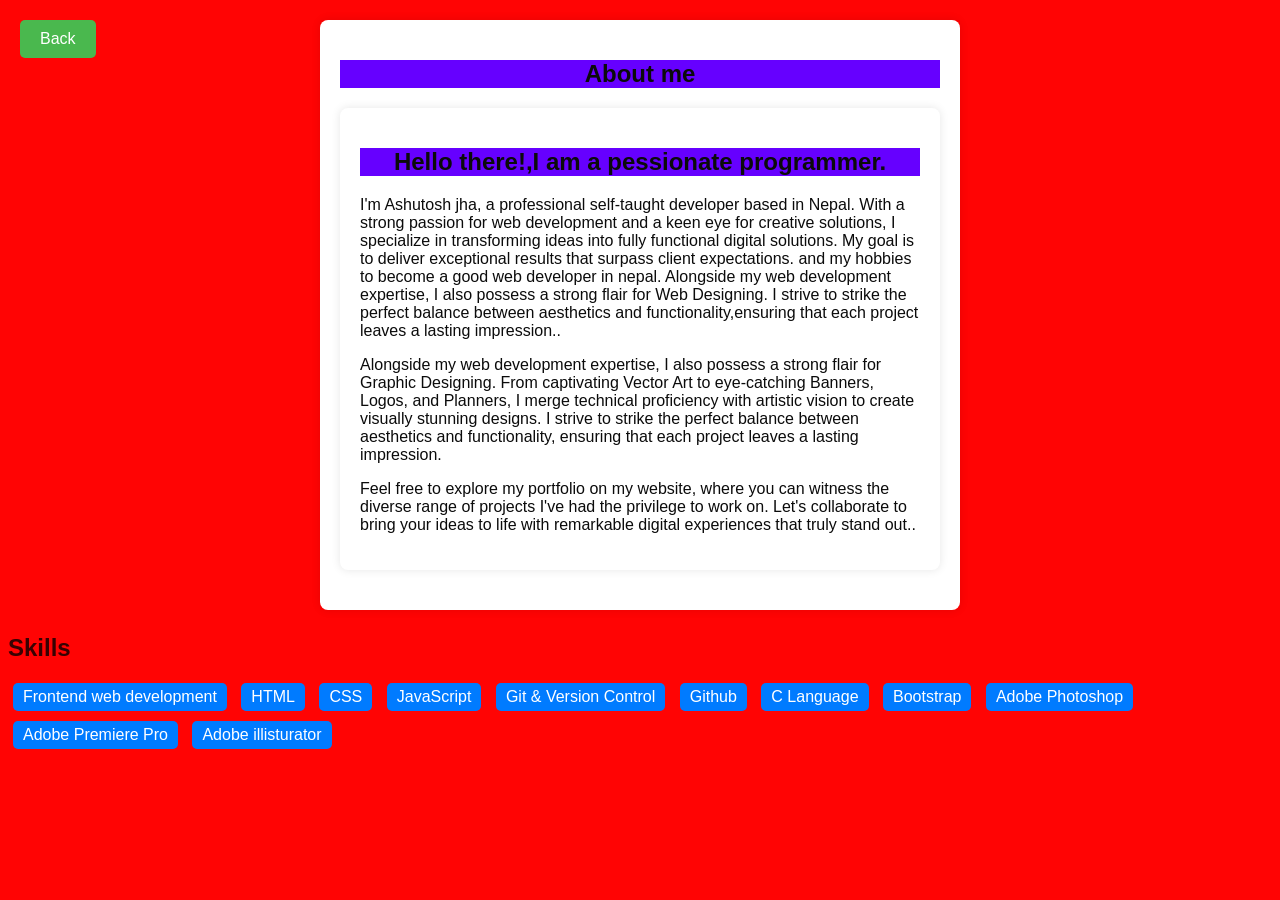
<file: about.html>
<!DOCTYPE html>
<html lang="en">
<head>
    <meta charset="UTF-8">
    <meta name="viewport" content="width=device-width, initial-scale=1.0">
    <title>About me</title>
    <style>
        body{
            background-color:rgb(60, 60, 154) ;
            color: rgb(11, 11, 11);
        }

h2 {
    margin-bottom: 20px;
    background-color: rgb(102, 0, 255);
    text-align: center;
}


.resume-item h3 {
    font-size: 1.5rem;
    color: #020202ca;
    margin-bottom: 10px;
}

.resume-details p {
    font-size: 1rem;
    line-height: 1.6;
    margin-bottom: 5px;
}

.resume-details ul {
    list-style-type: none;
    padding: 0;
}

.resume-details ul li {
    background-color: #007bff;
    color: white;
    display: inline-block;
    padding: 5px 10px;
    margin: 5px;
    border-radius: 5px;
}

body {
    font-family: Arial, sans-serif;
    background-color: #ff0404;
}

.project-section {
    padding: 20px;
    background: white;
    border-radius: 8px;
    box-shadow: 0 0 10px rgba(0, 0, 0, 0.1);
    max-width: 600px;
    margin: 20px auto;
}

h2 {
    text-align: center;
}

.project-list {
    list-style-type: none;
    padding: 0;
}

.project-item {
    margin: 10px 0;
    display: flex;
    justify-content: space-between;
    align-items: center;
}

.project-item a {
    text-decoration: none;
    font-size: 18px;
    color: #333;
}

.back-button {
    position: absolute;
    top: 20px; /* Distance from the top */
    left: 20px; /* Distance from the left */
}

.back-button button {
    background-color: #4ab84e; /* Green background */
    color: white;
    padding: 10px 20px;
    border: none;
    border-radius: 5px;
    cursor: pointer;
    font-size: 16px;
    transition: background-color 0.3s;
}

.back-button button:hover {
    background-color: #45a049; /* Darker green on hover */
}


    </style>
</head>
<body>

    <div class="back-button">
        <button onclick="window.history.back()">Back</button>
    </div>
   <!-- About Section --> 
        <div class="project-section">
            <h2>About me</h2>
            <ul class="project-list">
                <div class="project-section">
                    <h2>Hello there!,I am a pessionate programmer.</h2>
                    <p>I'm Ashutosh jha, a professional self-taught developer based in Nepal. With a strong passion for web development and a keen eye for creative solutions, I specialize in transforming ideas into fully functional digital solutions. My goal is to deliver exceptional results that surpass client expectations. and my hobbies to become a good web developer in nepal. Alongside my web development expertise, I also possess a strong flair for Web Designing. I strive to strike the perfect balance between aesthetics and functionality,ensuring that each project leaves a lasting impression..</p>
                    <p>Alongside my web development expertise, I also possess a strong flair for Graphic Designing. From captivating Vector Art to eye-catching Banners, Logos, and Planners, I merge technical proficiency with artistic vision to create visually stunning designs. I strive to strike the perfect balance between aesthetics and functionality, ensuring that each project leaves a lasting impression.</p>
                    <p>Feel free to explore my portfolio on my website, where you can witness the diverse range of projects I've had the privilege to work on. Let's collaborate to bring your ideas to life with remarkable digital experiences that truly stand out..</p>
            </ul>
        </div> 
        

        <div class="resume-item">
            <h3>Skills</h3>
            <div class="resume-details">
                <ul>
                    <li>Frontend web development</li>
                    <li>HTML</li>
                    <li>CSS</li> 
                    <li>JavaScript</li>
                    <li>Git & Version Control</li>
                    <li>Github</li>
                    <li>C Language</li>
                    <li>Bootstrap</li>
                    <li>Adobe Photoshop</li>
                    <li>Adobe Premiere Pro</li>
                    <li>Adobe illisturator</li>
                </ul>
            </div>
        </div>

</body>
</html>
</file>
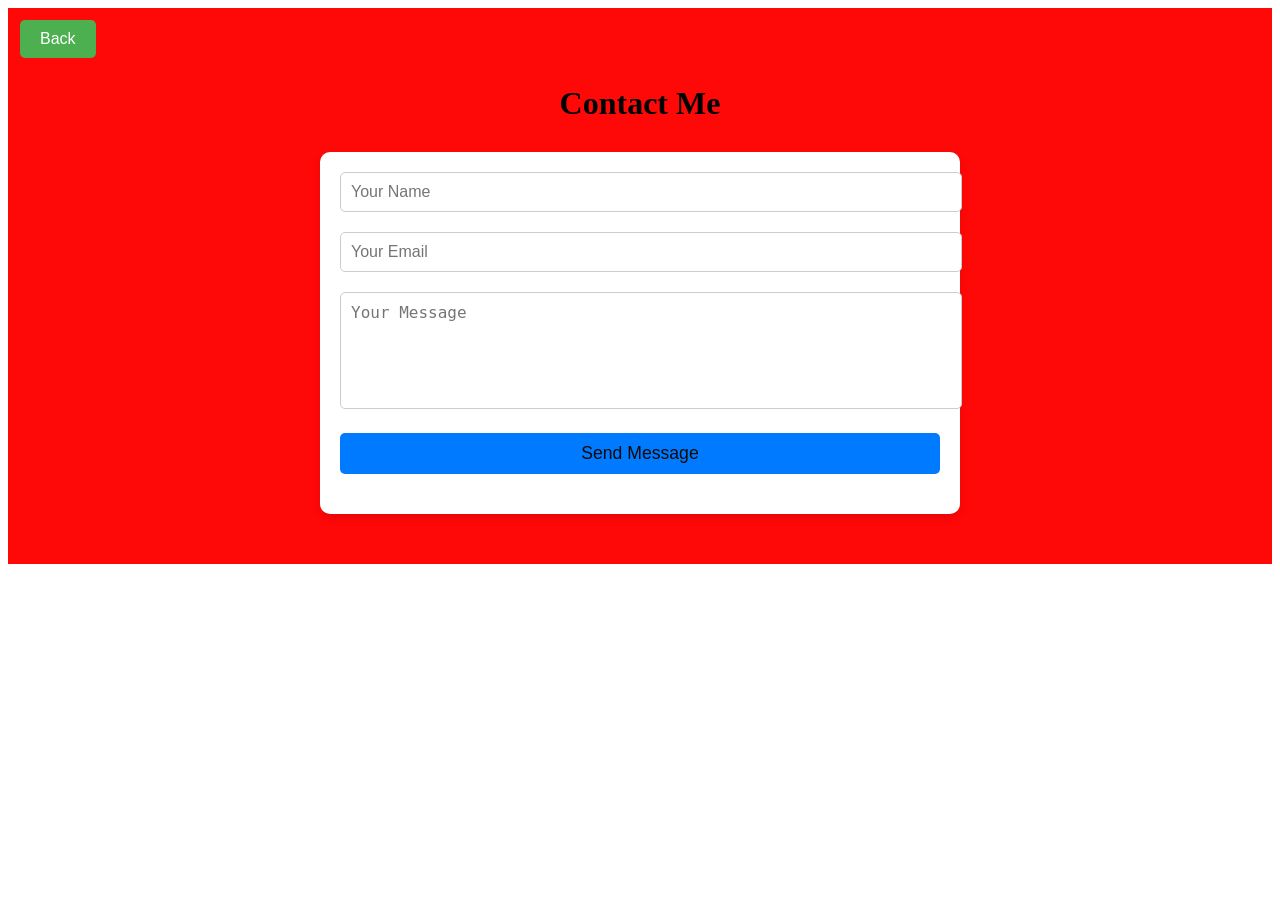
<file: contact.html>
<!DOCTYPE html>
<html lang="en">
<head>
    <meta charset="UTF-8">
    <meta name="viewport" content="width=device-width, initial-scale=1.0">
    <title>Document</title>
    <style>
/* Contact Section Styling */
.contact {
    padding: 50px;
    background-color: #ff0808;
}

.contact h2 {
    text-align: center;
    margin-bottom: 30px;
    font-size: 2rem;
    color: #000000;
}

.contact-container {
    display: flex;
    justify-content: center;
}

.contact-form {
    width: 100%;
    max-width: 600px;
    background-color: #fff;
    padding: 20px;
    box-shadow: 0px 4px 8px rgba(0, 0, 0, 0.1);
    border-radius: 10px;
}

.form-group {
    margin-bottom: 20px;
}

.contact-form input, .contact-form textarea {
    width: 100%;
    padding: 10px;
    border: 1px solid #ccc;
    border-radius: 5px;
    font-size: 1rem;
}

.contact-form textarea {
    resize: none;
}

.submit-btn {
    padding: 10px 20px;
    background-color: #007bff;
    color: rgb(10, 10, 10);
    border: none;
    border-radius: 5px;
    cursor: pointer;
    width: 100%;
    font-size: 1.1rem;
}

.submit-btn:hover {
    background-color: #0056b3;
}



.back-button {
    position: absolute;
    top: 20px; /* Distance from the top */
    left: 20px; /* Distance from the left */
}

.back-button button {
    background-color: #4CAF50; /* Green background */
    color: white;
    padding: 10px 20px;
    border: none;
    border-radius: 5px;
    cursor: pointer;
    font-size: 16px;
    transition: background-color 0.3s;
}

.back-button button:hover {
    background-color: #45a049; /* Darker green on hover */
}


    </style>
</head>
<body>
    <div class="back-button">
        <button onclick="window.history.back()">Back</button>
    </div>
    <!--==================== CONTACT SECTION ====================-->
<section id="contact" class="contact section">
    <h2>Contact Me</h2>
    <div class="contact-container">
        <form class="contact-form">
            <div class="form-group">
                <input type="text" name="name" placeholder="Your Name" required>
            </div>
            <div class="form-group">
                <input type="email" name="email" placeholder="Your Email" required>
            </div>
            <div class="form-group">
                <textarea name="message" rows="5" placeholder="Your Message" required></textarea>
            </div>
            <div class="form-group">
                <button type="submit" class="submit-btn">Send Message</button>
            </div>
        </form>
    </div>
</section>
<script>
document.querySelector('.contact-form').addEventListener('submit', function(event) {
    event.preventDefault();
    alert('Your message has been sent successfully!');
    // Add your form submission handling logic here (e.g., sending data to a server)
});

</script>
</body>
</html>
</file>
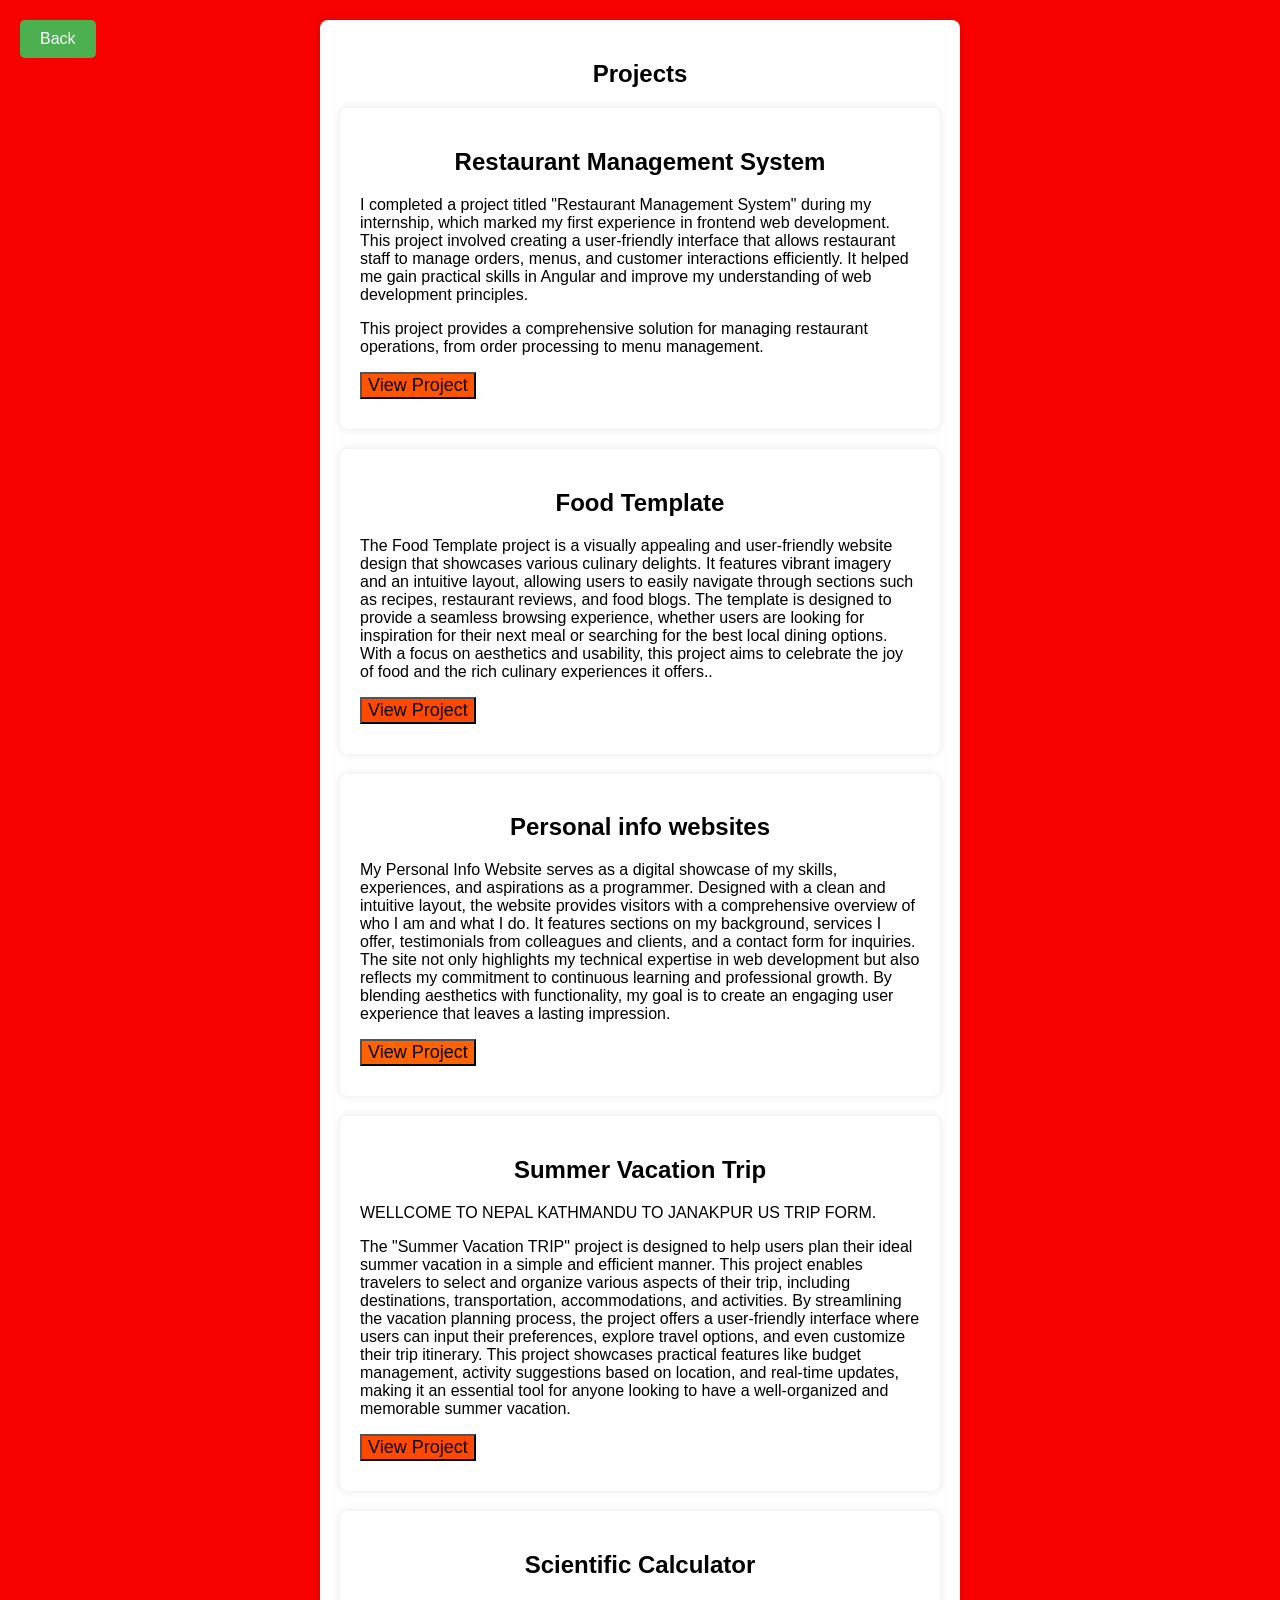
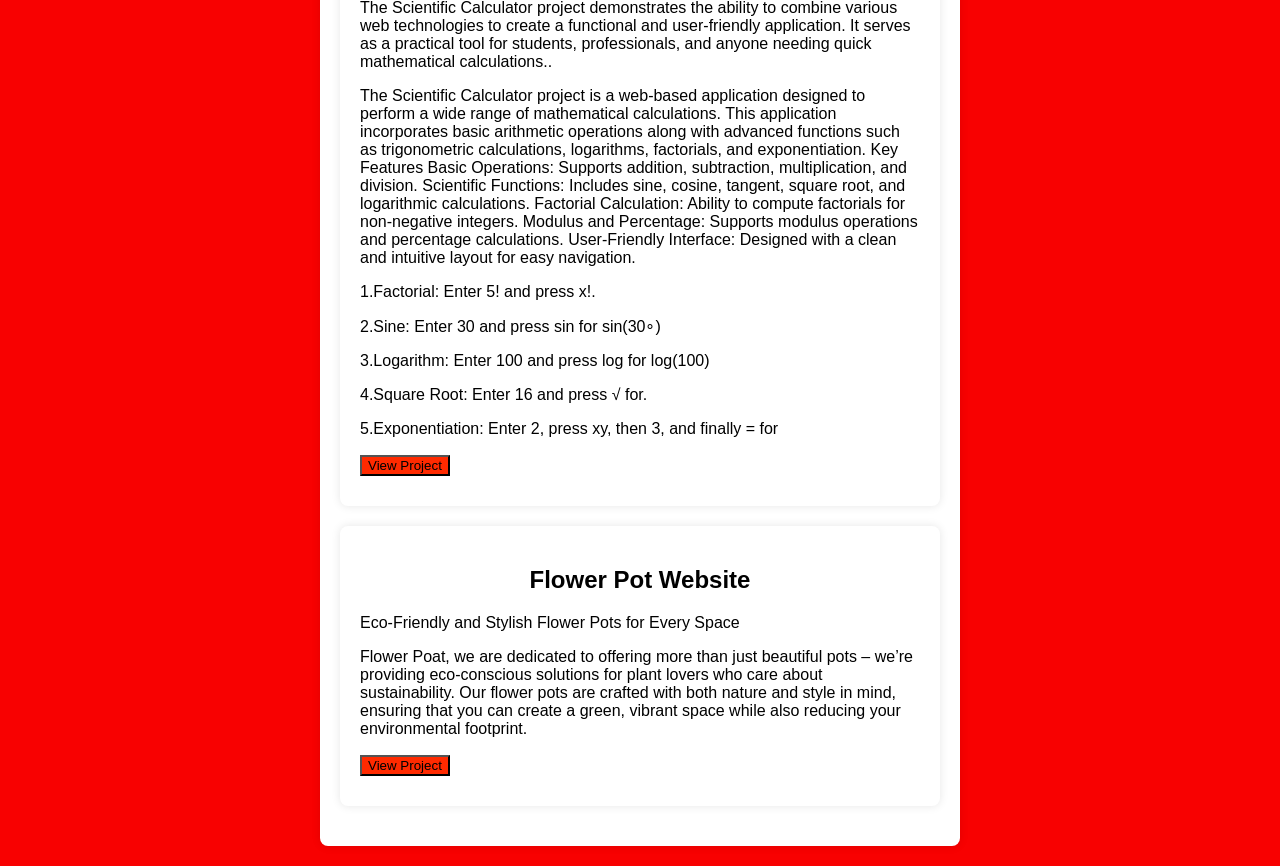
<file: projectlist/projectlist.html>
<!DOCTYPE html>
<html lang="en">
<head>
    <meta charset="UTF-8">
    <meta name="viewport" content="width=device-width, initial-scale=1.0">
    <title>Project List</title>
    <link rel="stylesheet" href="projectliststyle.css">
</head>
<body>
    <div class="back-button">
    <button onclick="window.history.back()">Back</button>
</div>

    <div class="project-section">
        <h2>Projects</h2>
        <ul class="project-list">
            <div class="project-section">
                <h2>Restaurant Management System</h2>
                <p>I completed a project titled "Restaurant Management System" during my internship, which marked my first experience in frontend web development. This project involved creating a user-friendly interface that allows restaurant staff to manage orders, menus, and customer interactions efficiently. It helped me gain practical skills in Angular and improve my understanding of web development principles.</p>
                <p>This project provides a comprehensive solution for managing restaurant operations, from order processing to menu management.</p>
                <ul class="project-list">
                    <li class="project-item">
                        <a href="project-1/Internshipproject.html" target="_blank"><button style="background-color: rgb(255, 85, 0);text-align: center;font-size: large;">View Project</button></a>
                    </li>
                </ul>
            </div>
            <div class="project-section">
                <h2>Food Template</h2>
                <p>The Food Template project is a visually appealing and user-friendly website design that showcases various culinary delights. It features vibrant imagery and an intuitive layout, allowing users to easily navigate through sections such as recipes, restaurant reviews, and food blogs. The template is designed to provide a seamless browsing experience, whether users are looking for inspiration for their next meal or searching for the best local dining options. With a focus on aesthetics and usability, this project aims to celebrate the joy of food and the rich culinary experiences it offers..</p>
                <ul class="project-list">
                    <li class="project-item">
                        <a href="project-2/index2.html.html" target="_blank"><button style="background-color: rgb(255, 72, 0);text-align: center;font-size: large;">View Project</button></a>
                    </li>
                </ul>
            </div>
            <div class="project-section">
                <h2>Personal info websites</h2>
                <p>My Personal Info Website serves as a digital showcase of my skills, experiences, and aspirations as a programmer. Designed with a clean and intuitive layout, the website provides visitors with a comprehensive overview of who I am and what I do. It features sections on my background, services I offer, testimonials from colleagues and clients, and a contact form for inquiries. The site not only highlights my technical expertise in web development but also reflects my commitment to continuous learning and professional growth. By blending aesthetics with functionality, my goal is to create an engaging user experience that leaves a lasting impression.</p>
                <ul class="project-list">
                    <li class="project-item">
                        <a href="project-3/index.html" target="_blank"><button style="background-color: rgb(255, 98, 0);text-align: center;font-size: large;">View Project</button></a>
                    </li>
                </ul>
            </div>
            <div class="project-section">
                <h2>Summer Vacation Trip</h2>
                <p>WELLCOME TO NEPAL KATHMANDU TO JANAKPUR US TRIP FORM.</p>
                <p>The "Summer Vacation TRIP" project is designed to help users plan their ideal summer vacation in a simple and efficient manner. This project enables travelers to select and organize various aspects of their trip, including destinations, transportation, accommodations, and activities. By streamlining the vacation planning process, the project offers a user-friendly interface where users can input their preferences, explore travel options, and even customize their trip itinerary. This project showcases practical features like budget management, activity suggestions based on location, and real-time updates, making it an essential tool for anyone looking to have a well-organized and memorable summer vacation.</p>
                <ul class="project-list">
                    <li class="project-item">
                        <a href="project-4/index.html" target="_blank"><button style="background-color: rgb(255, 72, 0);text-align: center;font-size: large;">View Project</button></a>
                    </li>
                </ul>
            </div>
            <div class="project-section">
                <h2>Scientific Calculator</h2>
                <p>The Scientific Calculator project demonstrates the ability to combine various web technologies to create a functional and user-friendly application. It serves as a practical tool for students, professionals, and anyone needing quick mathematical calculations..</p>
                <p>The Scientific Calculator project is a web-based application designed to perform a wide range of mathematical calculations. This application incorporates basic arithmetic operations along with advanced functions such as trigonometric calculations, logarithms, factorials, and exponentiation.

                    Key Features
                    Basic Operations: Supports addition, subtraction, multiplication, and division.
                    Scientific Functions: Includes sine, cosine, tangent, square root, and logarithmic calculations.
                    Factorial Calculation: Ability to compute factorials for non-negative integers.
                    Modulus and Percentage: Supports modulus operations and percentage calculations.
                    User-Friendly Interface: Designed with a clean and intuitive layout for easy navigation.</p>
                <p>1.Factorial: Enter 5! and press x!.</p>
                <p>2.Sine: Enter 30 and press sin for sin(30∘)</p>
                <p>3.Logarithm: Enter 100 and press log for log(100)</p>
                <p>4.Square Root: Enter 16 and press √ for.</p>
                <p>5.Exponentiation: Enter 2, press xy, then 3, and finally = for </p>
                <ul class="project-list">
                    <li class="project-item">
                        <a href="project-5/index.html" target="_blank"><button style="background-color: rgb(255, 42, 0);text-align: center;font: size 2rem;">View Project</button></a>
                    </li>
                </ul>
            </div>
            <div class="project-section">
              <h2>Flower Pot Website</h2>
              <p>Eco-Friendly and Stylish Flower Pots for Every Space</p>
              <p> Flower Poat, we are dedicated to offering more than just beautiful pots – we’re providing eco-conscious solutions for plant lovers who care about sustainability. Our flower pots are crafted with both nature and style in mind, ensuring that you can create a green, vibrant space while also reducing your environmental footprint.</p>
              <ul class="project-list">
                <li class="project-item">
                    <a href="project-6/index.html" target="_blank"><button style="background-color: rgb(255, 42, 0);text-align: center;font: size 2rem;">View Project</button></a>
                </li>
            </ul>
            </div>
            <!-- Add more projects as needed -->
        </ul>
    </div>

    <script>
        function viewProject(projectName) {
            alert('You clicked on ' + projectName);
        }
    </script>
</body>
</html>
</file>
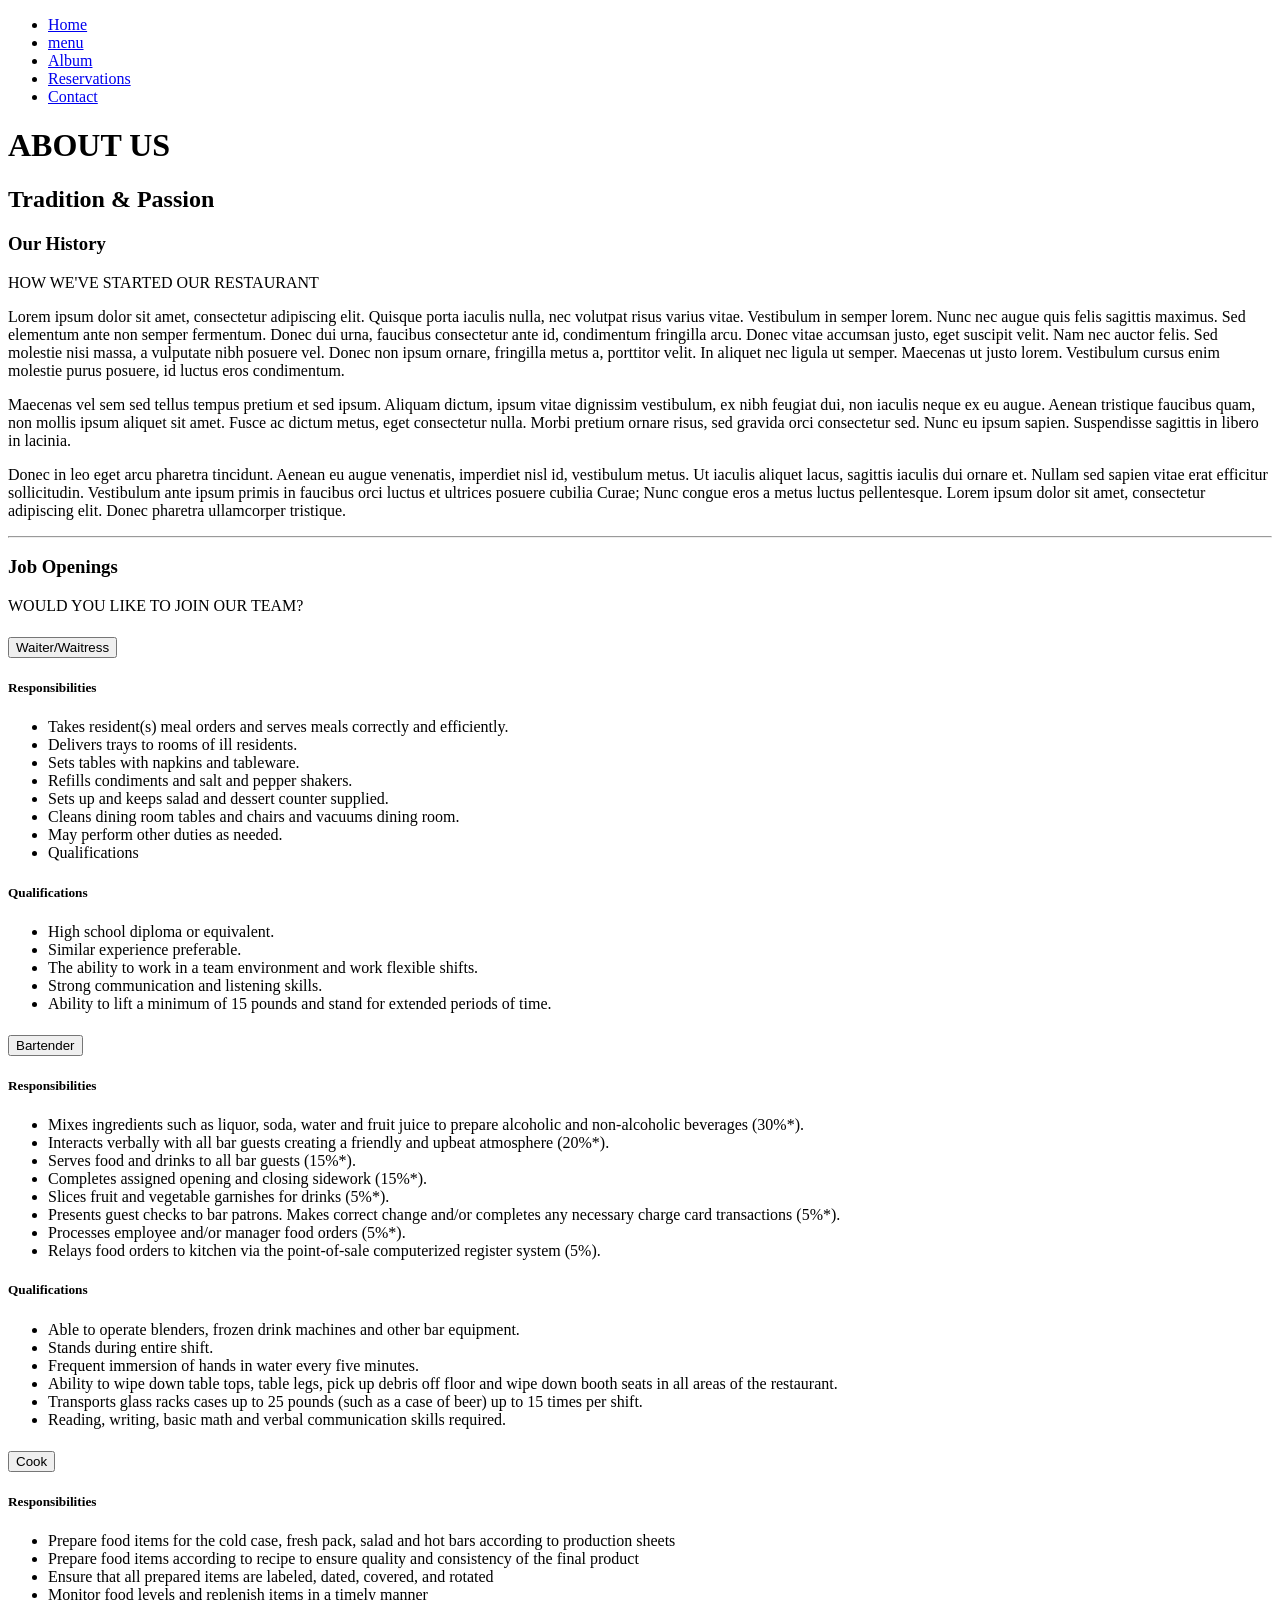
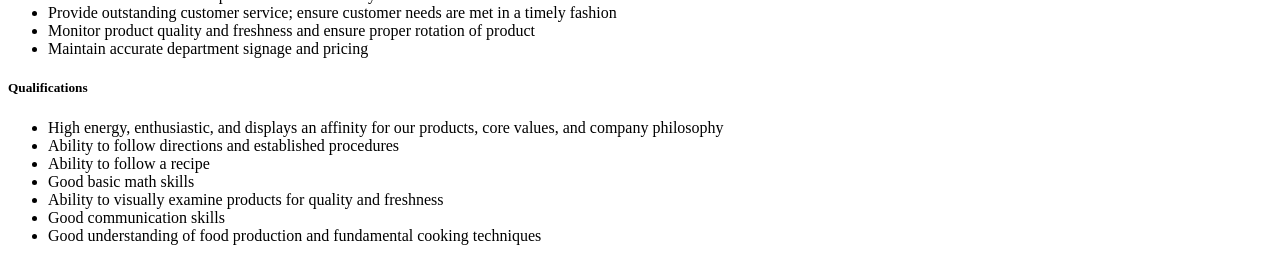
<file: projectlist/project-1/about.html>
<!doctype html>
<html lang="en">
  <head>
    <!-- Required meta tags -->
    <meta charset="utf-8">
    <meta name="viewport" content="width=device-width, initial-scale=1, shrink-to-fit=no">
    <title>Hamro Nepali Hotel &amp;  Restaurant</title>
  </head>
  <body id="top">
    <!-- Navigation Bar -->
  <nav>

    <ul>
      <li class="nav-item">
        <a class="nav-link" a href="Internshipproject.html">Home</a>
      </li>
      <li class="nav-item">
        <a class="nav-link" href="menu.html">menu</a>
      </li>
      <li class="nav-item">
        <a class="nav-link" href="album.html">Album</a>
      </li>
      <li class="nav-item">
        <a class="nav-link" href="Reservation.html">Reservations</a>
      </li>
      <li class="nav-item">
        <a class="nav-link" href="contact.html">Contact</a>
      </li>
    </ul>
  </nav>

    <header>
        <div class="about-jumbotron-caption">
          <h1 id="title-1" class="special-title-1">ABOUT US</h1>
          <h2 id="title-2" class="special-title-2">Tradition &amp; Passion</h2>
          <a class="about-arrow animated bounce smooth-scroll" href="#about-history" aria-label="our history"><i class="fa fa-angle-down" aria-hidden="true"></i></a>
        </div>
      </div>
      <div id="about-history" class="container about-history">
        <div class="row d-flex align-items-center">
          <div class="col-md-4 about-history-title">
            <h3>Our History</h3>
            <p>HOW WE'VE STARTED OUR RESTAURANT</p>
          </div>
          <div id="history-description" class="col-md-8">
            <p>
              Lorem ipsum dolor sit amet, consectetur adipiscing elit. Quisque porta iaculis nulla, nec volutpat risus varius vitae. Vestibulum in semper lorem. Nunc nec augue quis felis sagittis maximus. Sed elementum ante non semper fermentum. Donec dui urna, faucibus consectetur ante id, condimentum fringilla arcu. Donec vitae accumsan justo, eget suscipit velit. Nam nec auctor felis. Sed molestie nisi massa, a vulputate nibh posuere vel. Donec non ipsum ornare, fringilla metus a, porttitor velit. In aliquet nec ligula ut semper. Maecenas ut justo lorem. Vestibulum cursus enim molestie purus posuere, id luctus eros condimentum.
            </p>
            <p>
              Maecenas vel sem sed tellus tempus pretium et sed ipsum. Aliquam dictum, ipsum vitae dignissim vestibulum, ex nibh feugiat dui, non iaculis neque ex eu augue. Aenean tristique faucibus quam, non mollis ipsum aliquet sit amet. Fusce ac dictum metus, eget consectetur nulla. Morbi pretium ornare risus, sed gravida orci consectetur sed. Nunc eu ipsum sapien. Suspendisse sagittis in libero in lacinia.
            </p>
            <p class="mb-0">
              Donec in leo eget arcu pharetra tincidunt. Aenean eu augue venenatis, imperdiet nisl id, vestibulum metus. Ut iaculis aliquet lacus, sagittis iaculis dui ornare et. Nullam sed sapien vitae erat efficitur sollicitudin. Vestibulum ante ipsum primis in faucibus orci luctus et ultrices posuere cubilia Curae; Nunc congue eros a metus luctus pellentesque. Lorem ipsum dolor sit amet, consectetur adipiscing elit. Donec pharetra ullamcorper tristique.
            </p>
          </div>
        </div>
      </div>
      <hr class="about-horizontal-rule">
      <div class="container about-job-openings">
        <div class="row d-flex align-items-center">
          <div class="col-md-4 about-job-openings-title">
            <h3>Job Openings</h3>
            <p>WOULD YOU LIKE TO JOIN OUR TEAM?</p>
          </div>
          <div id="job-description" class="col-md-8">
            <div id="accordion">
              <div class="card">
                <div class="card-header bg-dark" id="headingOne">
                  <h5 class="mb-0">
                    <button class="btn btn-link text-white" data-toggle="collapse" data-target="#collapseOne" aria-expanded="true" aria-controls="collapseOne">
                      Waiter/Waitress
                    </button>
                  </h5>
                </div>
                <div id="collapseOne" class="collapse" aria-labelledby="headingOne" data-parent="#accordion">
                  <div class="card-body">
                    <h5>Responsibilities</h5>
                    <ul>
                      <li>Takes resident(s) meal orders and serves meals correctly and efficiently.</li>
                      <li>Delivers trays to rooms of ill residents.</li>
                      <li>Sets tables with napkins and tableware.</li>
                      <li>Refills condiments and salt and pepper shakers.</li>
                      <li>Sets up and keeps salad and dessert counter supplied.</li>
                      <li>Cleans dining room tables and chairs and vacuums dining room.</li>
                      <li>May perform other duties as needed.</li>
                      <li>Qualifications</li>
                    </ul>
                    <h5>Qualifications</h5>
                    <ul>
                      <li>High school diploma or equivalent.</li>
                      <li>Similar experience preferable.</li>
                      <li>The ability to work in a team environment and work flexible shifts.</li>
                      <li>Strong communication and listening skills.</li>
                      <li>Ability to lift a minimum of 15 pounds and stand for extended periods of time.</li>
                    </ul>
                  </div>
                </div>
              </div>
              <div class="card">
                <div class="card-header bg-dark" id="headingTwo">
                  <h5 class="mb-0">
                    <button class="btn btn-link text-white collapsed" data-toggle="collapse" data-target="#collapseTwo" aria-expanded="false" aria-controls="collapseTwo">
                      Bartender
                    </button>
                  </h5>
                </div>
                <div id="collapseTwo" class="collapse" aria-labelledby="headingTwo" data-parent="#accordion">
                  <div class="card-body">
                    <h5>Responsibilities</h5>
                    <ul>
                      <li>Mixes ingredients such as liquor, soda, water and fruit juice to prepare alcoholic and non-alcoholic beverages (30%*).</li>
                      <li>Interacts verbally with all bar guests creating a friendly and upbeat atmosphere (20%*).</li>
                      <li>Serves food and drinks to all bar guests (15%*).</li>
                      <li>Completes assigned opening and closing sidework (15%*).</li>
                      <li>Slices fruit and vegetable garnishes for drinks (5%*).</li>
                      <li>Presents guest checks to bar patrons. Makes correct change and/or completes any necessary charge card transactions (5%*).</li>
                      <li>Processes employee and/or manager food orders (5%*).</li>
                      <li>Relays food orders to kitchen via the point-of-sale computerized register system (5%).</li>
                    </ul>
                    <h5>Qualifications</h5>
                    <ul>
                      <li>Able to operate blenders, frozen drink machines and other bar equipment.</li>
                      <li>Stands during entire shift.</li>
                      <li>Frequent immersion of hands in water every five minutes.</li>
                      <li>Ability to wipe down table tops, table legs, pick up debris off floor and wipe down booth seats in all areas of the restaurant.</li>
                      <li>Transports glass racks cases up to 25 pounds (such as a case of beer) up to 15 times per shift.</li>
                      <li>Reading, writing, basic math and verbal communication skills required.</li>
                    </ul>
                  </div>
                </div>
              </div>
              <div class="card">
                <div class="card-header bg-dark" id="headingThree">
                  <h5 class="mb-0">
                    <button class="btn btn-link text-white collapsed" data-toggle="collapse" data-target="#collapseThree" aria-expanded="false" aria-controls="collapseThree">
                      Cook
                    </button>
                  </h5>
                </div>
                <div id="collapseThree" class="collapse" aria-labelledby="headingThree" data-parent="#accordion">
                  <div class="card-body">
                    <h5>Responsibilities</h5>
                    <ul>
                      <li>Prepare food items for the cold case, fresh pack, salad and hot bars according to production sheets</li>
                      <li>Prepare food items according to recipe to ensure quality and consistency of the final product</li>
                      <li>Ensure that all prepared items are labeled, dated, covered, and rotated</li>
                      <li>Monitor food levels and replenish items in a timely manner</li>
                      <li>Provide outstanding customer service; ensure customer needs are met in a timely fashion</li>
                      <li>Monitor product quality and freshness and ensure proper rotation of product</li>
                      <li>Maintain accurate department signage and pricing</li>
                    </ul>
                    <h5>Qualifications</h5>
                    <ul>
                      <li>High energy, enthusiastic, and displays an affinity for our products, core values, and company philosophy</li>
                      <li>Ability to follow directions and established procedures</li>
                      <li>Ability to follow a recipe</li>
                      <li>Good basic math skills</li>
                      <li>Ability to visually examine products for quality and freshness</li>
                      <li>Good communication skills</li>
                      <li>Good understanding of food production and fundamental cooking techniques</li>
                    </ul>
                  </div>
                </div>
              </div>
            </div>
          </div>
        </div>
      </div>
  </body>
</html>
</file>
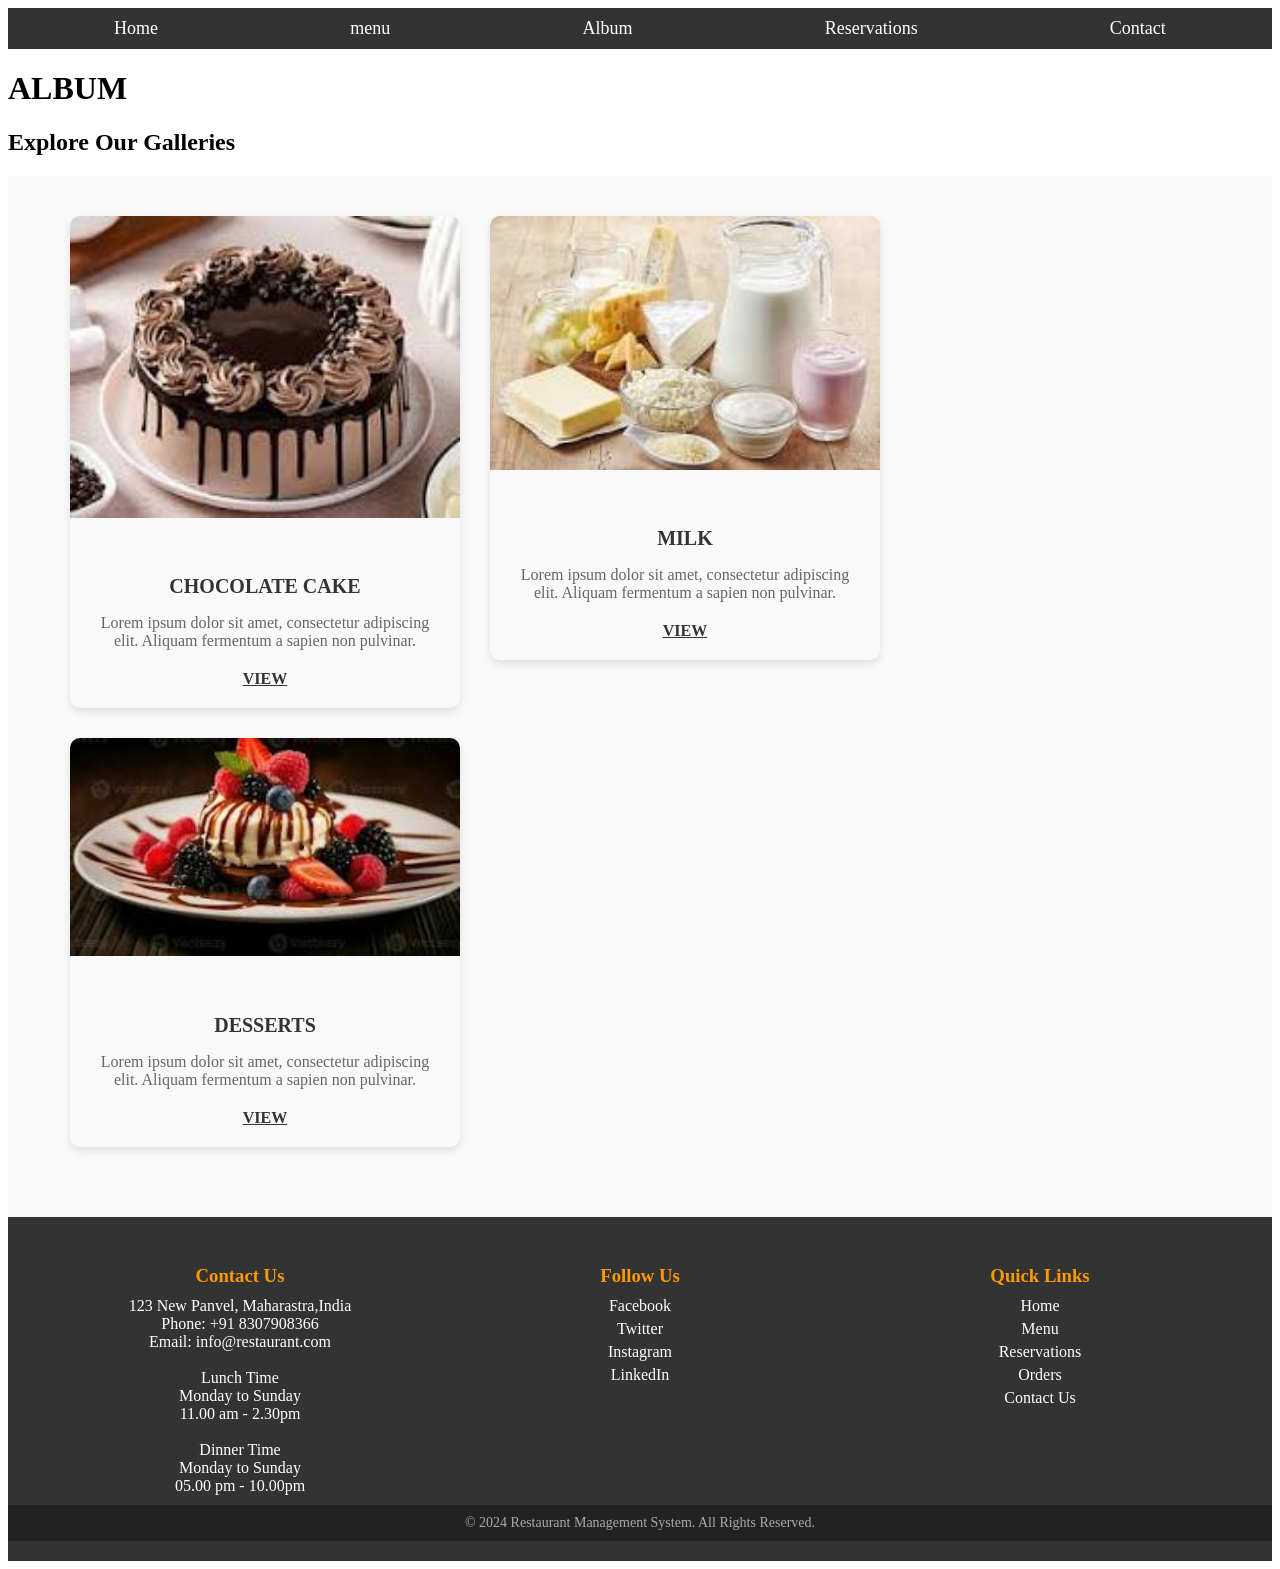
<file: projectlist/project-1/album.html>
<!doctype html>
<html lang="en">
  <head>
    <!-- Required meta tags -->
    <meta charset="utf-8">
    <meta name="viewport" content="width=device-width, initial-scale=1, shrink-to-fit=no">
    <title>Grecko Bar &amp; Restaurant | Free Bootstrap Website Template</title>
    <style>
      nav {
    background-color: #333;
    padding: 10px;
  }
  
  nav ul {
    list-style-type: none;
    margin: 0;
    padding: 0;
    display: flex;
    justify-content: space-around;
  }
  
  nav ul li {
    margin: 0;
  }
  
  nav ul li a {
    color: white;
    text-decoration: none;
    font-size: 18px;
  }
  
  nav ul li a:hover {
    text-decoration: underline;
  }
   /* Footer Styles */
footer {
    background-color: #333;
    color: white;
    padding: 20px 0;
    text-align: center;
  }
  
  .footer-container {
    display: flex;
    justify-content: space-around;
    flex-wrap: wrap;
    max-width: 1200px;
    margin: 0 auto;
  }
  
  .footer-column {
    margin: 10px;
    width: 30%;
  }
  
  .footer-column h3 {
    color: #ff9900;
    margin-bottom: 10px;
  }
  
  .footer-column p, .footer-column ul {
    margin: 0;
    padding: 0;
    list-style-type: none;
  }
  
  .footer-column ul li {
    margin: 5px 0;
  }
  
  .footer-column ul li a {
    color: white;
    text-decoration: none;
  }
  
  .footer-column ul li a:hover {
    text-decoration: underline;
  }
  
  .social-media a {
    color: white;
    text-decoration: none;
    display: block;
    margin-bottom: 5px;
  }
  
  .social-media a:hover {
    color: #ff9900;
  }
  
  .footer-bottom {
    background-color: #222;
    padding: 10px 0;
    color: #aaa;
  }
  
  .footer-bottom p {
    margin: 0;
    font-size: 14px;
  }
/* Album content styles */
.album-content {
  padding: 40px 0;
  background-color: #f9f9f9;
}

.container {
  max-width: 1140px;
  margin: 0 auto;
}

.row {
  display: flex;
  flex-wrap: wrap;
  margin-right: -15px;
  margin-left: -15px;
}

.col-md-4 {
  flex: 0 0 33.3333%;
  max-width: 33.3333%;
  padding-right: 15px;
  padding-left: 15px;
  margin-bottom: 30px;
}

/* Card styles */
.card {
  border: none;
  border-radius: 10px;
  box-shadow: 0 4px 8px rgba(0, 0, 0, 0.1);
  transition: transform 0.3s, box-shadow 0.3s;
}

.card:hover {
  transform: translateY(-5px);
  box-shadow: 0 6px 16px rgba(0, 0, 0, 0.15);
}

.card-img-top {
  width: 100%;
  height: auto;
  border-top-left-radius: 10px;
  border-top-right-radius: 10px;
}

.card-body {
  padding: 20px;
  text-align: center;
}

.card-title {
  font-size: 1.25rem;
  margin-bottom: 15px;
  color: #333;
  font-weight: bold;
}

.card-text {
  font-size: 1rem;
  color: #666;
  margin-bottom: 20px;
}

/* Button styles */
.btn-outline-dark {
  border-color: #333;
  color: #333;
  padding: 10px 20px;
  text-transform: uppercase;
  font-weight: bold;
  transition: all 0.3s;
}

.btn-outline-dark:hover {
  background-color: #333;
  color: #fff;
}


    </style>
  </head>
  <body id="top">
    <header>
      <!-- NAVBAR -->
      <!-- Navigation Bar -->
  <nav>

    <ul>
      <li class="nav-item">
        <a class="nav-link" a href="Internshipproject.html">Home</a>
      </li>
      <li class="nav-item">
        <a class="nav-link" href="menu.html">menu</a>
      </li>
      <li class="nav-item">
        <a class="nav-link" href="album.html">Album</a>
      </li>
      <li class="nav-item">
        <a class="nav-link" href="Reservation.html">Reservations</a>
      </li>
      <li class="nav-item">
        <a class="nav-link" href="contact.html">Contact</a>
      </li>
    </ul>

          <div class="ml-auto">
            <a class="nav-social mr-2" href="https://facebookcom/"><i class="fa fa-facebook" aria-hidden="true"></i></a>
            <a class="nav-social mr-2" href="https://linkedin.com/"><i class="fa fa-Lindkedin" aria-hidden="true"></i></a>
            <a class="nav-social mr-2" href="https://instagram.com/"><i class="fa fa-instagram" aria-hidden="true"></i></a>
            <a class="nav-social" href="https://github.com/"><i class="fa fa-github" aria-hidden="true"></i></a>
          </div>
        </div>
      </nav>
    </header>
    <main>

      <!-- ALBUM DESCRIPTION -->
      <div class="album-description container-fluid text-white">
        <h1 id="title-1" class="special-title-1">ALBUM</h1>
        <h2 id="title-2" class="special-title-2">Explore Our Galleries</h2>
      </div>

      <!-- ALBUM CONTENT -->
      <div class="album-content">
        <div class="container">
          <div class="row">
            <div id="card-desserts" class="col-md-4">
              <div class="card box-shadow">
                <img class="card-img-top" src="[data-uri]">
                <div class="card-body">
                  <h5 class="card-title font-weight-bold"> CHOCOLATE CAKE</h5>
                  <p class="card-text">
                    Lorem ipsum dolor sit amet, consectetur adipiscing elit. 
                    Aliquam fermentum a sapien non pulvinar. 
                  </p>
                  <a href="index.html" class="btn btn-outline-dark" role="button">View</a>
                </div>
              </div>
            </div>
            <div id="card-desserts" class="col-md-4">
              <div class="card box-shadow">
                <img class="card-img-top" src="[data-uri]"  alt="Dessert image">
                <div class="card-body">
                  <h5 class="card-title font-weight-bold">MILK </h5>
                  <p class="card-text">
                    Lorem ipsum dolor sit amet, consectetur adipiscing elit. 
                    Aliquam fermentum a sapien non pulvinar. 
                  </p>
                  <a href="index.html" class="btn btn-outline-dark" role="button">View</a>
                </div>
              </div>
            </div>
            <div id="card-desserts" class="col-md-4">
              <div class="card box-shadow">
                <img class="card-img-top" src="[data-uri]"  alt="Dessert image">
                <div class="card-body">
                  <h5 class="card-title font-weight-bold">DESSERTS</h5>
                  <p class="card-text">
                    Lorem ipsum dolor sit amet, consectetur adipiscing elit. 
                    Aliquam fermentum a sapien non pulvinar. 
                  </p>
                  <a href="index.html" class="btn btn-outline-dark" role="button">View</a>
                </div>
              </div>
            </div>
          </div>
        </div>
      </div>
    </main>
    <footer>
      <div class="footer-container">
        <!-- Contact Information -->
        <div class="footer-column">
          <h3>Contact Us</h3>
          <p>123 New Panvel, Maharastra,India</p>
          <p>Phone: +91 8307908366</p>
          <p>Email: info@restaurant.com</p><br>
                <p class="contact-label">Lunch Time</p>
    
                <p class="body-4">
                  Monday to Sunday <br>
                  11.00 am - 2.30pm
                </p><br>
    
                <p class="contact-label">Dinner Time</p>
    
                <p class="body-4">
                  Monday to Sunday <br>
                  05.00 pm - 10.00pm
                </p>
        </div>
    
        <!-- Social Media Links -->
        <div class="footer-column">
          <h3>Follow Us</h3>
          <ul class="social-media">
            <li><a href="https://facebook.com" target="_blank">Facebook</a></li>
            <li><a href="https://twitter.com" target="_blank">Twitter</a></li>
            <li><a href="https://instagram.com" target="_blank">Instagram</a></li>
            <li><a href="https://linkedin.com" target="_blank">LinkedIn</a></li>
          </ul>
        </div>
    
        <!-- Quick Links -->
        <div class="footer-column">
          <h3>Quick Links</h3>
          <ul>
            <li><a href="#home">Home</a></li>
            <li><a href="#menu">Menu</a></li>
            <li><a href="#reservation">Reservations</a></li>
            <li><a href="#orders">Orders</a></li>
            <li><a href="#contact-us">Contact Us</a></li>
          </ul>
        </div>
      </div>
    
      <!-- Copyright Information -->
      <div class="footer-bottom">
        <p>&copy; 2024 Restaurant Management System. All Rights Reserved.</p>
      </div>
    </footer>
  </body>
</html>
</file>
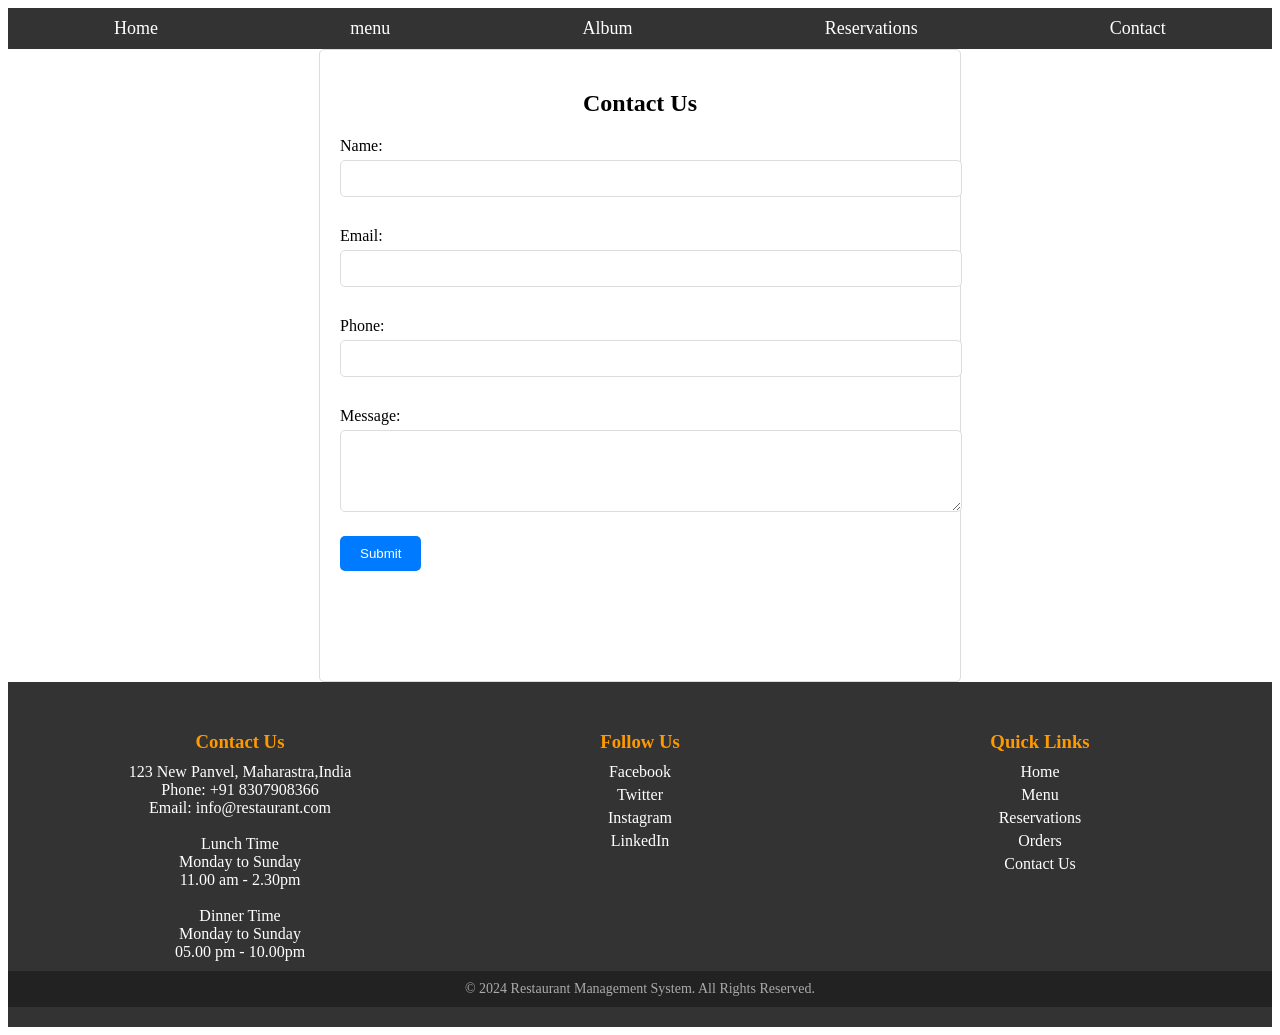
<file: projectlist/project-1/contact.html>
<!DOCTYPE html>
<html lang="en">
<head>
  <meta charset="UTF-8">
  <meta name="viewport" content="width=device-width, initial-scale=1.0">
  <title>Document</title>
  <style>
    /* Contact Us Form Styles */
#contact-us {
    max-width: 600px;
    margin: 0 auto;
    padding: 20px;
    background-color: white;
    border-radius: 5px;
    border: 1px solid #ddd;
  }
  
  #contact-us h2 {
    text-align: center;
  }
  
  #contact-us label {
    display: block;
    margin: 10px 0 5px;
  }
  
  #contact-us input, #contact-us textarea {
    width: 100%;
    padding: 10px;
    margin-bottom: 20px;
    border-radius: 5px;
    border: 1px solid #ddd;
  }
  
  #contact-us button {
    padding: 10px 20px;
    background-color: #007bff;
    color: white;
    border: none;
    cursor: pointer;
    border-radius: 5px;
  }
  
  #contact-us button:hover {
    background-color: #0056b3;
  }
  
  #confirmationMessage {
    margin-top: 20px;
    font-size: 16px;
    text-align: center;
  }
  /* Footer Styles */
footer {
    background-color: #333;
    color: white;
    padding: 20px 0;
    text-align: center;
  }
  
  .footer-container {
    display: flex;
    justify-content: space-around;
    flex-wrap: wrap;
    max-width: 1200px;
    margin: 0 auto;
  }
  
  .footer-column {
    margin: 10px;
    width: 30%;
  }
  
  .footer-column h3 {
    color: #ff9900;
    margin-bottom: 10px;
  }
  
  .footer-column p, .footer-column ul {
    margin: 0;
    padding: 0;
    list-style-type: none;
  }
  
  .footer-column ul li {
    margin: 5px 0;
  }
  
  .footer-column ul li a {
    color: white;
    text-decoration: none;
  }
  
  .footer-column ul li a:hover {
    text-decoration: underline;
  }
  
  .social-media a {
    color: white;
    text-decoration: none;
    display: block;
    margin-bottom: 5px;
  }
  
  .social-media a:hover {
    color: #ff9900;
  }
  
  .footer-bottom {
    background-color: #222;
    padding: 10px 0;
    color: #aaa;
  }
  
  .footer-bottom p {
    margin: 0;
    font-size: 14px;
  }
  nav {
    background-color: #333;
    padding: 10px;
  }
  
  nav ul {
    list-style-type: none;
    margin: 0;
    padding: 0;
    display: flex;
    justify-content: space-around;
  }
  
  nav ul li {
    margin: 0;
  }
  
  nav ul li a {
    color: white;
    text-decoration: none;
    font-size: 18px;
  }
  
  nav ul li a:hover {
    text-decoration: underline;
  }
  </style>
</head>
<body>
  <!-- Navigation Bar -->
  <nav>

    <ul>
      <li class="nav-item">
        <a class="nav-link" a href="Internshipproject.html">Home</a>
      </li>
      <li class="nav-item">
        <a class="nav-link" href="menu.html">menu</a>
      </li>
      <li class="nav-item">
        <a class="nav-link" href="album.html">Album</a>
      </li>
      <li class="nav-item">
        <a class="nav-link" href="Reservation.html">Reservations</a>
      </li>
      <li class="nav-item">
        <a class="nav-link" href="contact.html">Contact</a>
      </li>
    </ul>
  </nav>

  <!-- Contact Us Section -->
  <section id="contact-us" class="section">
    <h2>Contact Us</h2>
    <form id="contactForm" onsubmit="submitContactForm(); return false;">
      <label for="name">Name:</label>
      <input type="text" id="name" required><br>

      <label for="email">Email:</label>
      <input type="email" id="email" required><br>

      <label for="phone">Phone:</label>
      <input type="tel" id="phone" pattern="[0-9]{10}" required><br>

      <label for="message">Message:</label>
      <textarea id="message" rows="4" required></textarea><br>

      <button type="submit">Submit</button>
    </form><br><br><br><br><br>
        </ul>
  </section>
        <footer>
          <div class="footer-container">
            <!-- Contact Information -->
            <div class="footer-column">
              <h3>Contact Us</h3>
              <p>123 New Panvel, Maharastra,India</p>
              <p>Phone: +91 8307908366</p>
              <p>Email: info@restaurant.com</p><br>
                    <p class="contact-label">Lunch Time</p>
      
                    <p class="body-4">
                      Monday to Sunday <br>
                      11.00 am - 2.30pm
                    </p><br>
      
                    <p class="contact-label">Dinner Time</p>
      
                    <p class="body-4">
                      Monday to Sunday <br>
                      05.00 pm - 10.00pm
                    </p>
            </div>
        
            <!-- Social Media Links -->
            <div class="footer-column">
              <h3>Follow Us</h3>
              <ul class="social-media">
                <li><a href="https://facebook.com" target="_blank">Facebook</a></li>
                <li><a href="https://twitter.com" target="_blank">Twitter</a></li>
                <li><a href="https://instagram.com" target="_blank">Instagram</a></li>
                <li><a href="https://linkedin.com" target="_blank">LinkedIn</a></li>
              </ul>
            </div>
        
            <!-- Quick Links -->
            <div class="footer-column">
              <h3>Quick Links</h3>
              <ul>
                <li><a href="#home">Home</a></li>
                <li><a href="#menu">Menu</a></li>
                <li><a href="#reservation">Reservations</a></li>
                <li><a href="#orders">Orders</a></li>
                <li><a href="#contact-us">Contact Us</a></li>
              </ul>
            </div>
          </div>
        
          <!-- Copyright Information -->
          <div class="footer-bottom">
            <p>&copy; 2024 Restaurant Management System. All Rights Reserved.</p>
          </div>
        </footer>
</body>
</html>
</file>
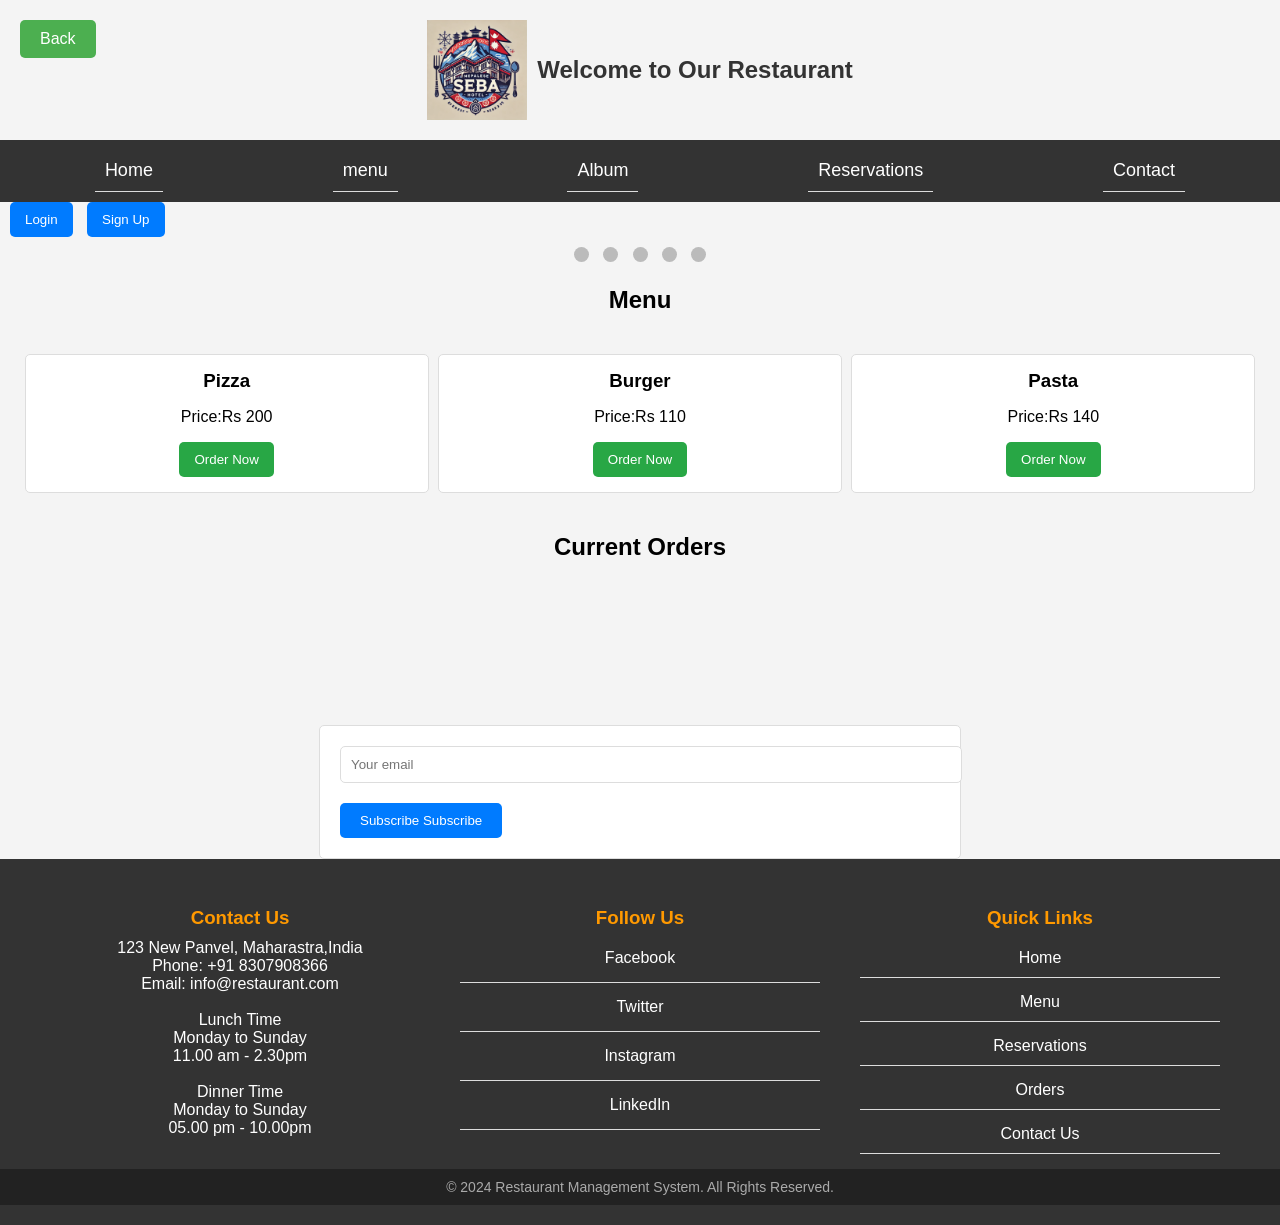
<file: projectlist/project-1/Internshipproject.html>
<!DOCTYPE html>
<html lang="en">
<head>
  <meta charset="UTF-8">
  <meta name="viewport" content="width=device-width, initial-scale=1.0">
  <title>Restaurant Management System</title>
  <link rel="stylesheet" href="internshipstyle.css">
</head>
<body>

  <div class="back-button">
    <button id="backButton">Back</button>
</div>
     <!-- Home Section -->
  <section id="home">
    <div class="logo">
        <img src="logo.jpg" alt="Hamro Nepali Hotel Logo" class="logo-img">
        <h1 class="logo-text">Welcome to Our Restaurant</h1><br><br><br>
    
  </section>
  <!-- Navigation Bar -->
  <nav>

    <ul>
      <li class="nav-item">
        <a class="nav-link" a href="Internshipproject.html">Home</a>
      </li>
      <li class="nav-item">
        <a class="nav-link" href="menu.html">menu</a>
      </li>
      <li class="nav-item">
        <a class="nav-link" href="album.html">Album</a>
      </li>
      <li class="nav-item">
        <a class="nav-link" href="Reservation.html">Reservations</a>
      </li>
      <li class="nav-item">
        <a class="nav-link" href="contact.html">Contact</a>
      </li>
    </ul>
  </nav>
      <!-- Login/Sign-In Buttons -->
      <div class="auth-buttons">
        <button id="loginBtn">Login</button>
        <button id="signUpBtn">Sign Up</button>
      </div>
    </div>
  </header>

  <!-- Login Modal -->
  <div id="loginModal" class="modal">
    <div class="modal-content">
      <span class="close" onclick="closeModal('loginModal')">&times;</span>
      <h2>Login</h2>
      <form id="loginForm">
        <input type="email" id="loginEmail" placeholder="Enter Email" required>
        <input type="password" id="loginPassword" placeholder="Enter Password" required>
        <button type="submit">Login</button>
      </form>
    </div>
  </div>
  

  <!-- Sign-Up Modal -->
  <div id="signUpModal" class="modal">
    <div class="modal-content">
      <span class="close" onclick="closeModal('signUpModal')">&times;</span>
      <h2>Sign Up</h2>
      <form id="signUpForm">
        <input type="text" id="signUpName" placeholder="Enter Name" required>
        <input type="email" id="signUpEmail" placeholder="Enter Email" required>
        <input type="password" id="signUpPassword" placeholder="Enter Password" required>
        <button type="submit">Sign Up</button>
      </form>
    </div>
  </div>

    <!-- Navigation Dots -->
    <div class="dots">
      <span class="dot" onclick="currentSlide(1)"></span>
      <span class="dot" onclick="currentSlide(2)"></span>
      <span class="dot" onclick="currentSlide(3)"></span>
      <span class="dot" onclick="currentSlide(4)"></span>
      <span class="dot" onclick="currentSlide(5)"></span>
    </div>
  </section>
    <!-- Menu Section -->
<section id="menu" class="section">
  <h2>Menu</h2>
  <div class="menu-container">
    <div class="menu-item">
      <h3>Pizza</h3>
      <p>Price:Rs 200</p>
      <button onclick="placeOrder('Pizza', 10)">Order Now</button>
    </div>
    <div class="menu-item">
      <h3>Burger</h3>
      <p>Price:Rs 110</p>
      <button onclick="placeOrder('Burger', 8)">Order Now</button>
    </div>
    <div class="menu-item">
      <h3>Pasta</h3>
      <p>Price:Rs 140</p>
      <button onclick="placeOrder('Pasta', 12)">Order Now</button>
    </div>
  </div>
</section>
<!-- Orders Section -->
<section id="orders" class="section">
  <h2>Current Orders</h2>
  <ul id="orderList"></ul>
</section>
    <br><br><br>
      <!-- Confirmation Message -->
      <div id="confirmationMessage" style="display: none; color: green;">
        Thank you for reaching out! We will get back to you soon.
      </div>
    </section>
    <br><br><br><br><br>
    <div class="footer-brand has-before has-after">

      <form action="" class="input-wrapper">
        <div class="icon-wrapper">
          <ion-icon name="mail-outline" aria-hidden="true"></ion-icon>

          <input type="email" name="email_address" placeholder="Your email" autocomplete="off" class="input-field">
        </div>

        <button type="submit" class="btn btn-secondary">
          <span class="text text-1">Subscribe</span>

          <span class="text text-2" aria-hidden="true">Subscribe</span>
        </button>
      </form>
    </div>
    <!-- Footer Section -->
<footer>
    <div class="footer-container">
      <!-- Contact Information -->
      <div class="footer-column">
        <h3>Contact Us</h3>
        <p>123 New Panvel, Maharastra,India</p>
        <p>Phone: +91 8307908366</p>
        <p>Email: info@restaurant.com</p><br>
              <p class="contact-label">Lunch Time</p>

              <p class="body-4">
                Monday to Sunday <br>
                11.00 am - 2.30pm
              </p><br>

              <p class="contact-label">Dinner Time</p>

              <p class="body-4">
                Monday to Sunday <br>
                05.00 pm - 10.00pm
              </p>
      </div>
  
      <!-- Social Media Links -->
      <div class="footer-column">
        <h3>Follow Us</h3>
        <ul class="social-media">
          <li><a href="https://facebook.com" target="_blank">Facebook</a></li>
          <li><a href="https://twitter.com" target="_blank">Twitter</a></li>
          <li><a href="https://instagram.com" target="_blank">Instagram</a></li>
          <li><a href="https://linkedin.com" target="_blank">LinkedIn</a></li>
        </ul>
      </div>
  
      <!-- Quick Links -->
      <div class="footer-column">
        <h3>Quick Links</h3>
        <ul>
          <li><a href="#home">Home</a></li>
          <li><a href="#menu">Menu</a></li>
          <li><a href="#reservation">Reservations</a></li>
          <li><a href="#orders">Orders</a></li>
          <li><a href="#contact-us">Contact Us</a></li>
        </ul>
      </div>
    </div>
  
    <!-- Copyright Information -->
    <div class="footer-bottom">
      <p>&copy; 2024 Restaurant Management System. All Rights Reserved.</p>
    </div>
  </footer>
  
  <script src="internshipscript.js"></script>
</body>
</html>
</file>
<file: projectlist/project-3/style.css>
form{
    display: flex;
    align-items: center;
    justify-content: center;
    flex-direction: column;
}


body {
    font-family: Arial, sans-serif;
    margin: 0;
    padding: 0;
}

.header {
    width: 100%;
    background-color: #f3971b;
    color: #ffffff;
}

.header td {
    padding: 15px;
}

.header a {
    color: #ffffff;
    text-decoration: none;
}

.section {
    width: 100%;
    background-color: #292929;
    color: #ffffff;
    padding: 20px 0;
}

.section h2, .section h3 {
    color: #f3971b;
}

.footer {
    width: 100%;
    background-color: #353535;
    color: #f3971b;
    padding: 20px 0;
    text-align: center;
}

.footer a {
    color: #f3971b;
    text-decoration: none;
    margin: 0 10px;
}

.footer a i {
    font-size: 32px;
}
</file>
<file: projectlist/project-4/style.css>
*{
    padding: 0;
    margin: 0;
} 
 .image{
    background-image: url("https://i.pinimg.com/originals/1b/a9/b0/1ba9b0214d33c8b21d0c2e76ec8c784e.jpg");
    
} 
.container{
    max-width: 80%;
    padding: 10px;
    margin:auto;
}
.container h1,p{ 
    text-align: center;
    font-size:4opx;
    font-style: italic;
}
input,textarea{
    width: 80%;
    margin: 11px;
    padding: 7px;
    font-size: 25px;
}
.btn{
    margin: auto;
    background-color:darkgoldenrod;
    padding:10px;
    border-radius: 14px;

}
form{
    display: flex;
    align-items: center;
    justify-content: center;
    flex-direction: column;
}
.submitmsg{
    color:beige;
    font-size: 28px;
}
h1{
    color:antiquewhite;
}
p{
    color:aquamarine;
    font-size: larger;
}
</file>
<file: projectlist/project-5/style.css>
* {
    box-sizing: border-box;
}

body {
    font-family: Arial, sans-serif;
    background: #f4f4f4;
    display: flex;
    justify-content: center;
    align-items: center;
    height: 100vh;
    margin: 0;
}

.container {
    background: #fff;
    border-radius: 10px;
    box-shadow: 0 2px 20px rgba(0, 0, 0, 0.1);
    width: 320px; /* Increased width for better button alignment */
}

.display {
    padding: 20px;
    background: #333;
    border-top-left-radius: 10px;
    border-top-right-radius: 10px;
}

#screen {
    width: 100%;
    height: 40px;
    border: none;
    background: #eee;
    font-size: 24px;
    text-align: right;
    border-radius: 5px;
    padding: 5px;
}

.btns {
    padding: 10px;
}

.row {
    display: flex;
    justify-content: space-between;
}

.btn {
    flex: -1; /* Allow buttons to grow equally */
    margin: 3px; /* Uniform margin around buttons */
    padding: 15px;
    background: #4CAF50;
    border: none;
    color: white;
    font-size: 18px;
    border-radius: 5px;
    cursor: pointer;
    transition: background 0.3s;
}

.btn:hover {
    background: #45a049;
}

.btn:active {
    background: #3e8e41;
}

.btn:focus {
    outline: none;
}
</file>
<file: projectlist/project-6/style.css>
/* General Styling */
body {
    font-family: Arial, sans-serif;
    margin: 0;
    padding: 0;
    box-sizing: border-box;
    scroll-behavior: smooth;
}

h1 {
    font-size: 3rem;
}

p {
    font-size: 1.2rem;
}

.scroll-btn {
    background-color: #ff6347;
    color: white;
    padding: 10px 20px;
    border: none;
    border-radius: 5px;
    cursor: pointer;
    margin-top: 20px;
}

/* Product Cards Section */
#products {
    padding: 50px;
    text-align: center;
}

.product-container {
    display: flex;
    justify-content: space-around;
    flex-wrap: wrap;
}

.product-card {
    background-color: #f9f9f9;
    border-radius: 10px;
    box-shadow: 0 4px 8px rgba(0, 0, 0, 0.1);
    margin: 20px;
    padding: 20px;
    max-width: 300px;
    text-align: center;
}

.product-card img {
    max-width: 100%;
    border-radius: 10px;
}

button {
    background-color: #ff6347;
    color: white;
    padding: 10px 15px;
    border: none;
    border-radius: 5px;
    cursor: pointer;
}

/* Testimonials Section */
#testimonials {
    background-color: #f0f0f0;
    padding: 50px;
    text-align: center;
}

.testimonial-container {
    display: flex;
    justify-content: center;
    flex-wrap: wrap;
}

.testimonial {
    background: #fff;
    padding: 20px;
    margin: 15px;
    border-radius: 10px;
    box-shadow: 0 4px 8px rgba(0, 0, 0, 0.1);
    max-width: 400px;
}

/* Blog Section */
#blog {
    padding: 50px;
    text-align: center;
}

.blog-container {
    display: flex;
    justify-content: space-around;
    flex-wrap: wrap;
}

.blog-post {
    max-width: 400px;
    background-color: #fff;
    padding: 20px;
    margin: 15px;
    border-radius: 10px;
    box-shadow: 0 4px 8px rgba(0, 0, 0, 0.1);
}

/* About Us Section */
#about {
    padding: 50px;
    background-color: #f0f0f0;
    text-align: center;
}

/* Contact Section */
#contact {
    padding: 50px;
    text-align: center;
}

form {
    max-width: 500px;
    margin: 0 auto;
}

input, textarea {
    width: 100%;
    padding: 10px;
    margin: 10px 0;
    border-radius: 5px;
    border: 1px solid #ddd;
}

button[type="submit"] {
    background-color: #28a745;
    color: white;
}

/* Footer Section */
footer {
    background-color: #333;
    color: white;
    padding: 20px;
    text-align: center;
}

.social-links a {
    color: white;
    margin: 0 15px;
    text-decoration: none;
}

.social-links a:hover {
    text-decoration: underline;
}

/* Responsive Design */
@media (max-width: 768px) {
    .product-container,
    .testimonial-container,
    .blog-container {
        flex-direction: column;
        align-items: center;
    }
}
/* General Header Styling */
.main-header {
    background-color: #333;
    color: white;
    padding: 20px 0;
    position: sticky;
    top: 0;
    width: 100%;
    z-index: 1000;
}

.container {
    display: flex;
    justify-content: space-between;
    align-items: center;
    max-width: 1200px;
    margin: 0 auto;
    padding: 0 20px;
}

/* Logo Styling in Circle */
.logo a {
    display: block;
    background-color:red; 
    text-decoration: none;
    font-size: 1.5rem;
    font-weight: bold;
    width: 100px; /* Width of the circle */
    text-align: center;
    border-radius: 50%; /* Makes the element circular */
    transition: background-color 0.3s ease;
}

.logo a:hover {
    background-color: #e5533d; /* Darker shade when hovered */
}


nav {
    display: flex;
}

.nav-links {
    list-style: none;
    display: flex;
    gap: 20px;
}

.nav-links li {
    display: inline;
}

.nav-links a {
    color: white;
    text-decoration: none;
    font-size: 1rem;
    padding: 5px 10px;
    transition: background-color 0.3s ease;
}

.nav-links a:hover {
    background-color: #ff6347;
    border-radius: 5px;
}

/* Sticky Header on Scroll */
.main-header.sticky {
    background-color: #222;
    transition: background-color 0.3s ease;
}
/* Header Section */
.hero-header {
    position: relative;
    height: 100vh; /* Full viewport height */
    display: flex;
    flex-direction: column;
    justify-content: center;
    align-items: center;
    color: rgb(252, 133, 7);
    text-align: center;
    overflow: hidden; /* Hide overflow */
    background-image: url('Decorating\ plants.jpeg'); /* Replace with your image */
    background-size: cover; /* Cover the entire header */
    background-position: center; /* Center the image */
    animation: moveBackground 10s linear infinite; /* Animation for background */
}

/* Keyframes for Background Movement */
@keyframes moveBackground {
    0% {
        background-position: 0% 0%; /* Start position */
    }
    100% {
        background-position: 100% 100%; /* End position */
    }
}

button {
    background-color: #ff6347; /* Button color */
    color: white;
    padding: 10px 20px;
    border: none;
    border-radius: 5px;
    cursor: pointer;
    transition: background-color 0.3s ease;
}

button:hover {
    background-color: #e5533d; /* Darker shade on hover */
}
.log {
    display: inline-block; /* Allow the logo to be treated as a block for alignment */
    overflow: hidden; /* Hide any overflow to ensure a circular shape */
    border-radius: 50%; /* Make the link circular */
    width: 150px; /* Set the desired width for the logo */
    height: 150px; /* Set the desired height to match width */
}

.log img {
    width: 100%; /* Make the image fill the circle */
    height: auto; /* Maintain aspect ratio */
    display: block; /* Prevent extra space below the image */
    border-radius: 50%; /* Ensure the image itself is circular */
    transition: transform 0.3s ease; /* Animation effect on hover */
}

.log img:hover {
    transform: scale(1.05); /* Slightly enlarge the logo on hover */
}
</file>
<file: projectlist/project-6/Choosing the Right Po/styles.css>
/* Choosing Pot Section */
#choosing-pot {
    padding: 40px;
    background-color: #f3f3f3;
    border-radius: 10px;
    margin: 20px auto;
    max-width: 800px;
    text-align: left;
}

.pot-selection-tips {
    list-style-type: decimal; /* Use decimal for ordered list */
    padding-left: 20px; /* Indent the list */
}

.pot-selection-tips li {
    background-color: #fff;
    border: 1px solid #d1d1d1;
    border-radius: 5px;
    margin: 10px 0;
    padding: 15px;
    transition: box-shadow 0.3s ease;
}

.pot-selection-tips li:hover {
    box-shadow: 0 4px 8px rgba(0, 0, 0, 0.2);
}
</file>
<file: projectlist/project-6/Indoorplant/styles.css>
/* Gardening Tips Section */
#gardening-tips {
    padding: 40px;
    background-color: #f9f9f9;
    border-radius: 10px;
    margin: 20px auto;
    max-width: 800px;
    text-align: left;
}

.tips-list {
    list-style-type: none; /* Remove default bullet points */
    padding: 0;
}

.tips-list li {
    background-color: #fff;
    border: 1px solid #e1e1e1;
    border-radius: 5px;
    margin: 10px 0;
    padding: 15px;
    transition: box-shadow 0.3s ease;
}

.tips-list li:hover {
    box-shadow: 0 4px 8px rgba(0, 0, 0, 0.2);
}
</file>
<file: projectlist/project-6/potcard/styles.css>
/* Product Cards Section */
#products {
    padding: 50px;
    text-align: center;
}

.product-container {
    display: flex;
    justify-content: space-around;
    flex-wrap: wrap;
}

.product-card {
    background-color: #f9f9f9;
    border-radius: 10px;
    box-shadow: 0 4px 8px rgba(0, 0, 0, 0.1);
    margin: 20px;
    padding: 20px;
    max-width: 30%; /* Ensure 3 cards per row */
    flex: 1 1 calc(33.333% - 40px); /* Responsive flex for 3 cards */
    box-sizing: border-box;
    text-align: center;
}

.product-card img {
    max-width: 100%;
    border-radius: 10px;
}

button {
    background-color: #ff6347;
    color: white;
    padding: 10px 15px;
    border: none;
    border-radius: 5px;
    cursor: pointer;
}

/* Responsive Design */
@media (max-width: 768px) {
    .product-card {
        flex: 1 1 calc(50% - 40px); /* 2 cards per row on smaller screens */
    }
}

@media (max-width: 576px) {
    .product-card {
        flex: 1 1 100%; /* 1 card per row on mobile screens */
    }
}
</file>
<file: projectlist/projectliststyle.css>
body {
    font-family: Arial, sans-serif;
    background-color: #f80101;
}

.project-section {
    padding: 20px;
    background: white;
    border-radius: 8px;
    box-shadow: 0 0 10px rgba(0, 0, 0, 0.1);
    max-width: 600px;
    margin: 20px auto;
}

h2 {
    text-align: center;
}

.project-list {
    list-style-type: none;
    padding: 0;
}

.project-item {
    margin: 10px 0;
    display: flex;
    justify-content: space-between;
    align-items: center;
}

.project-item a {
    text-decoration: none;
    font-size: 18px;
    color: #333;
}

.page-view-box {
    background-color: #4CAF50; /* Green background */
    color: white;
    padding: 5px 10px;
    border-radius: 5px;
    cursor: pointer;
    transition: background-color 0.3s;
}

.page-view-box:hover {
    background-color: #45a049; /* Darker green on hover */
}

.back-button {
    position: absolute;
    top: 20px; /* Distance from the top */
    left: 20px; /* Distance from the left */
}

.back-button button {
    background-color: #4CAF50; /* Green background */
    color: white;
    padding: 10px 20px;
    border: none;
    border-radius: 5px;
    cursor: pointer;
    font-size: 16px;
    transition: background-color 0.3s;
}

.back-button button:hover {
    background-color: #45a049; /* Darker green on hover */
}
</file>
<file: projectlist/project-1/internshipstyle.css>
/* Global Styles */
body {
    font-family: Arial, sans-serif;
    margin: 0;
    padding: 0;
    background-color: #f4f4f4;
  }
  
  nav {
    background-color: #333;
    padding: 10px;
  }
  
  nav ul {
    list-style-type: none;
    margin: 0;
    padding: 0;
    display: flex;
    justify-content: space-around;
  }
  
  nav ul li {
    margin: 0;
  }
  
  nav ul li a {
    color: white;
    text-decoration: none;
    font-size: 18px;
  }
  
  nav ul li a:hover {
    text-decoration: underline;
  }
  .menu-container {
    display: flex;
    justify-content: space-around;
    padding: 20px;
  }
  
  .menu-item {
    background-color: #fff;
    padding: 15px;
    border: 1px solid #ddd;
    text-align: center;
    width: 30%;
    border-radius: 5px;
  }
  
  .menu-item h3 {
    margin: 0;
  }
  
  .menu-item p {
    font-size: 16px;
  }
  
  .menu-item button {
    padding: 10px 15px;
    background-color: #28a745;
    color: white;
    border: none;
    cursor: pointer;
    border-radius: 5px;
  }
  
  .menu-item button:hover {
    background-color: #218838;
  }
  
  ul {
    list-style-type: none;
    padding: 0;
  }
  
  ul li {
    padding: 10px;
    /* background-color: #f8f9fa; */
    border-bottom: 1px solid #ddd;
    margin: 5px 0;
  }
  form label {
    display: block;
    margin: 10px 0 5px;
  }
  h1, h2 {
    text-align: center;
  }
  form {
    max-width: 600px;
    margin: 0 auto;
    padding: 20px;
    background-color: white;
    border-radius: 5px;
    border: 1px solid #ddd;
  }
  

  

  form input {
    padding: 10px;
    width: 100%;
    margin-bottom: 20px;
    border-radius: 5px;
    border: 1px solid #ddd;
  }
  
  form button {
    padding: 10px 20px;
    background-color: #007bff;
    color: white;
    border: none;
    cursor: pointer;
    border-radius: 5px;
  }
  
  form button:hover {
    background-color: #0056b3;
  }
/* Footer Styles */
footer {
    background-color: #333;
    color: white;
    padding: 20px 0;
    text-align: center;
  }
  
  .footer-container {
    display: flex;
    justify-content: space-around;
    flex-wrap: wrap;
    max-width: 1200px;
    margin: 0 auto;
  }
  
  .footer-column {
    margin: 10px;
    width: 30%;
  }
  
  .footer-column h3 {
    color: #ff9900;
    margin-bottom: 10px;
  }
  
  .footer-column p, .footer-column ul {
    margin: 0;
    padding: 0;
    list-style-type: none;
  }
  
  .footer-column ul li {
    margin: 5px 0;
  }
  
  .footer-column ul li a {
    color: white;
    text-decoration: none;
  }
  
  .footer-column ul li a:hover {
    text-decoration: underline;
  }
  
  .social-media a {
    color: white;
    text-decoration: none;
    display: block;
    margin-bottom: 5px;
  }
  
  .social-media a:hover {
    color: #ff9900;
  }
  
  .footer-bottom {
    background-color: #222;
    padding: 10px 0;
    color: #aaa;
  }
  
  .footer-bottom p {
    margin: 0;
    font-size: 14px;
  }
   /* Billing Summary Styles */
#billing-summary {
    max-width: 800px;
    margin: 0 auto;
    padding: 20px;
    background-color: #f9f9f9;
    border-radius: 10px;
  }
  
  #billing-summary h2 {
    text-align: center;
    color: #333;
  }
  
  .billing-container {
    padding: 20px;
    border: 1px solid #ddd;
    background-color: white;
    border-radius: 10px;
  }
  
  table {
    width: 100%;
    border-collapse: collapse;
    margin-bottom: 20px;
  }
  
  table th, table td {
    border: 1px solid #ddd;
    padding: 10px;
    text-align: center;
  }
  
  .totals {
    margin: 20px 0;
  }
  
  .totals p {
    font-size: 18px;
    margin: 5px 0;
  }
  
  .totals p strong {
    font-size: 20px;
  }
  
  #checkoutBtn {
    display: block;
    width: 100%;
    padding: 10px;
    background-color: #007bff;
    color: white;
    border: none;
    border-radius: 5px;
    cursor: pointer;
    font-size: large;
  }
  
  #checkoutBtn:hover {
    background-color: #0056b3;
  }
    /* Header Styles */
header {
    display: flex;
    justify-content: space-between;
    align-items: center;
    background-color: #333;
    color: white;
    padding: 15px;
  }
  
  .header-container {
    display: flex;
    justify-content: space-between;
    width: 100%;
  }
  
  .logo h1 {
    font-size: 24px;
    margin: 0;
  }
  
  .nav-links {
    list-style-type: none;
    display: flex;
    gap: 15px;
  }
  
  .nav-links li a {
    color: white;
    text-decoration: none;
    font-size: 18px;
  }
  
  .nav-links li a:hover {
    text-decoration: underline;
  }
  
  .auth-buttons button {
    background-color: #007bff;
    color: white;
    padding: 10px 15px;
    border: none;
    border-radius: 5px;
    cursor: pointer;
    margin-left: 10px;
  }
  
  .auth-buttons button:hover {
    background-color: #0056b3;
  }
  
  /* Modal Styles */
  .modal {
    display: none;
    position: fixed;
    z-index: 1;
    left: 0;
    top: 0;
    width: 100%;
    height: 100%;
    overflow: auto;
    background-color: rgba(0,0,0,0.5);
  }
  
  .modal-content {
    background-color: white;
    margin: 15% auto;
    padding: 20px;
    border: 1px solid #888;
    width: 30%;
    border-radius: 10px;
    text-align: center;
  }
  
  .modal-content input {
    width: 100%;
    padding: 10px;
    margin: 10px 0;
    border: 1px solid #ddd;
    border-radius: 5px;
  }
  
  .modal-content button {
    background-color: #007bff;
    color: white;
    padding: 10px 20px;
    border: none;
    border-radius: 5px;
    cursor: pointer;
  }
  
  .modal-content button:hover {
    background-color: #0056b3;
  }
  
  .close {
    position: absolute;
    right: 20px;
    top: 10px;
    color: #aaa;
    font-size: 28px;
    cursor: pointer;
  }
  
  .close:hover {
    color: #000;
  }
 /* Slider Styles */
#slider {
    position: relative;
    max-width: 100%;
    margin: 20px auto;
  }
  
  .slider-container {
    position: relative;
    width: 100%;
    overflow: hidden;
  }
  
  .slide {
    display: none;
    width: 100%;
    position: relative;
  }
  
  .slide img {
    width: 100%;
    height: auto;
  }
  
  .caption {
    position: absolute;
    bottom: 20px;
    left: 20px;
    color: white;
    font-size: 24px;
    background: rgba(0, 0, 0, 0.5);
    padding: 10px;
    border-radius: 5px;
  }
  
  /* Dots/Indicators */
  .dots {
    text-align: center;
    margin-top: 10px;
  }
  
  .dot {
    cursor: pointer;
    height: 15px;
    width: 15px;
    margin: 0 5px;
    background-color: #bbb;
    border-radius: 50%;
    display: inline-block;
    transition: background-color 0.6s ease;
  }
  
  .dot.active {
    background-color: #717171;
  }
  
  /* Animation for Slides */
  .fade {
    animation-name: fade;
    animation-duration: 1.5s;
  }
  
  @keyframes fade {
    from { opacity: 0.4; }
    to { opacity: 1; }
  }
  body {
    font-family: Arial, sans-serif;
    margin: 0;
    padding: 0;
    background-color: #f4f4f4;
}

.logo {
    display: flex;
    align-items: center;
    justify-content: center;
    margin: 20px;
}

.logo-img {
    width: 100px; /* Adjust as needed */
    height: auto;
    margin-right: 10px;
}

.logo-text {
    font-size: 24px;
    color: #333;
    margin: 0;
}
.back-button {
  position: absolute;
  top: 20px; /* Distance from the top */
  left: 20px; /* Distance from the left */
}

.back-button button {
  background-color: #4CAF50; /* Green background */
  color: white;
  padding: 10px 20px;
  border: none;
  border-radius: 5px;
  cursor: pointer;
  font-size: 16px;
  transition: background-color 0.3s;
}

.back-button button:hover {
  background-color: #45a049; /* Darker green on hover */
}
</file>
